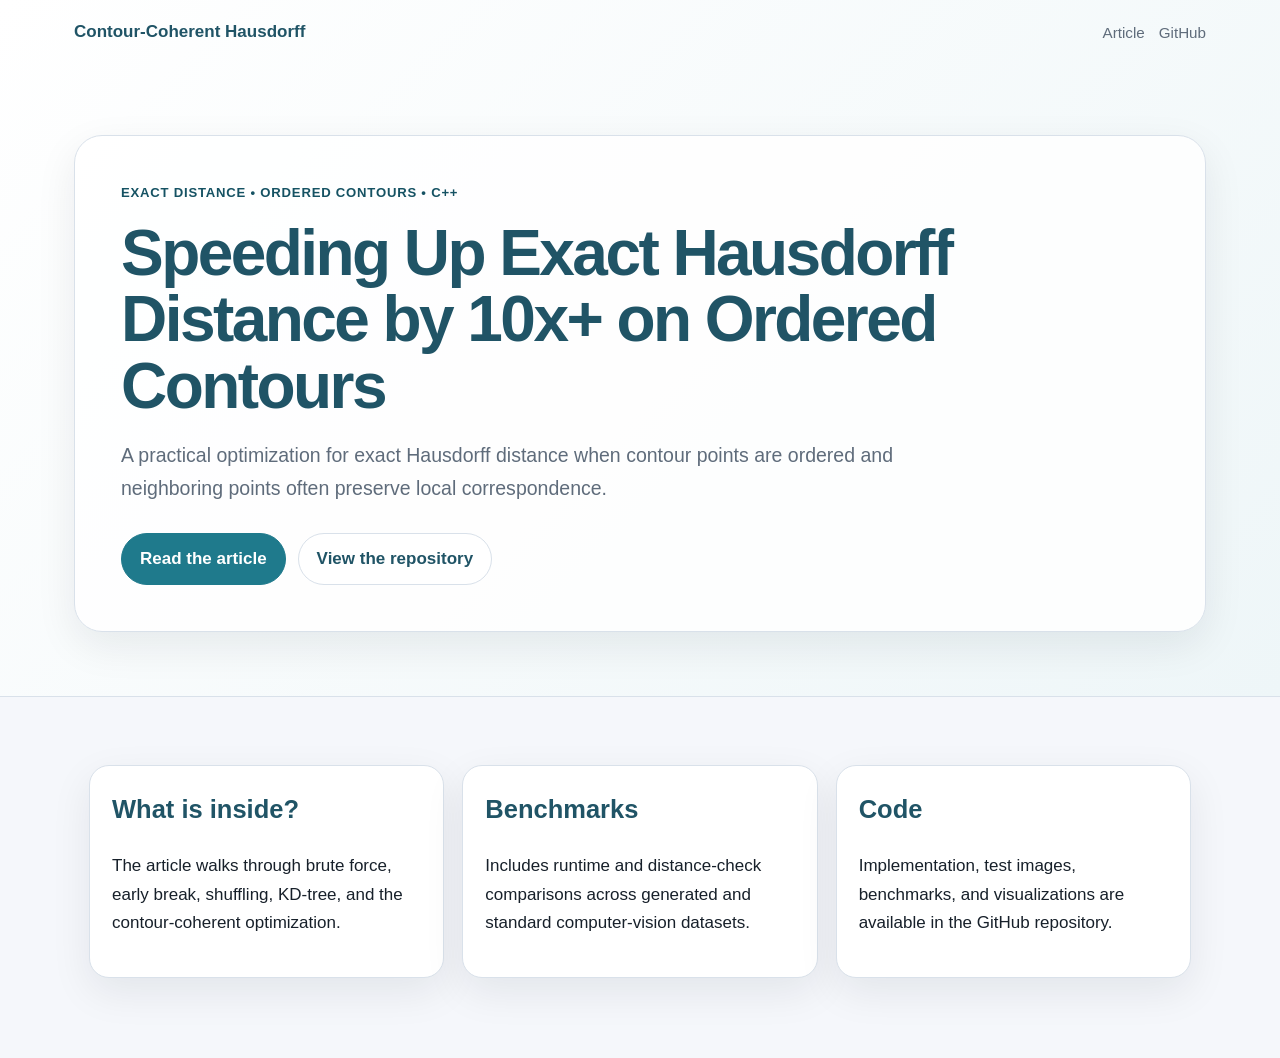
<file: docs/index.html>
<!doctype html>
<html lang="en">
<head>
  <meta charset="utf-8">
  <meta name="viewport" content="width=device-width, initial-scale=1">
  <title>Contour-Coherent Hausdorff Distance</title>
  <meta name="description" content="Speeding Up Exact Hausdorff Distance by 10x+ on Ordered Contours">
  <link rel="stylesheet" href="style.css">
</head>
<body>
  <header class="site-header">
    <nav class="nav">
      <a class="brand" href="index.html">Contour-Coherent Hausdorff</a>
      <div class="nav-links">
        <a href="article.html">Article</a>
        <a href="https://github.com/Kate-droid-cpu/contour-coherent-hausdorff">GitHub</a>
      </div>
    </nav>
    <section class="hero">
      <div class="hero-card">
        <p class="eyebrow">Exact distance • ordered contours • C++</p>
        <h1>Speeding Up Exact Hausdorff Distance by 10x+ on Ordered Contours</h1>
        <p class="subtitle">A practical optimization for exact Hausdorff distance when contour points are ordered and neighboring points often preserve local correspondence.</p>
        <div class="actions">
          <a class="button primary" href="article.html">Read the article</a>
          <a class="button" href="https://github.com/Kate-droid-cpu/contour-coherent-hausdorff">View the repository</a>
        </div>
      </div>
    </section>
  </header>

  <main class="container">
    <div class="index-grid">
      <section class="index-card">
        <h2>What is inside?</h2>
        <p>The article walks through brute force, early break, shuffling, KD-tree, and the contour-coherent optimization.</p>
      </section>
      <section class="index-card">
        <h2>Benchmarks</h2>
        <p>Includes runtime and distance-check comparisons across generated and standard computer-vision datasets.</p>
      </section>
      <section class="index-card">
        <h2>Code</h2>
        <p>Implementation, test images, benchmarks, and visualizations are available in the GitHub repository.</p>
      </section>
    </div>
  </main>
</body>
</html>
</file>
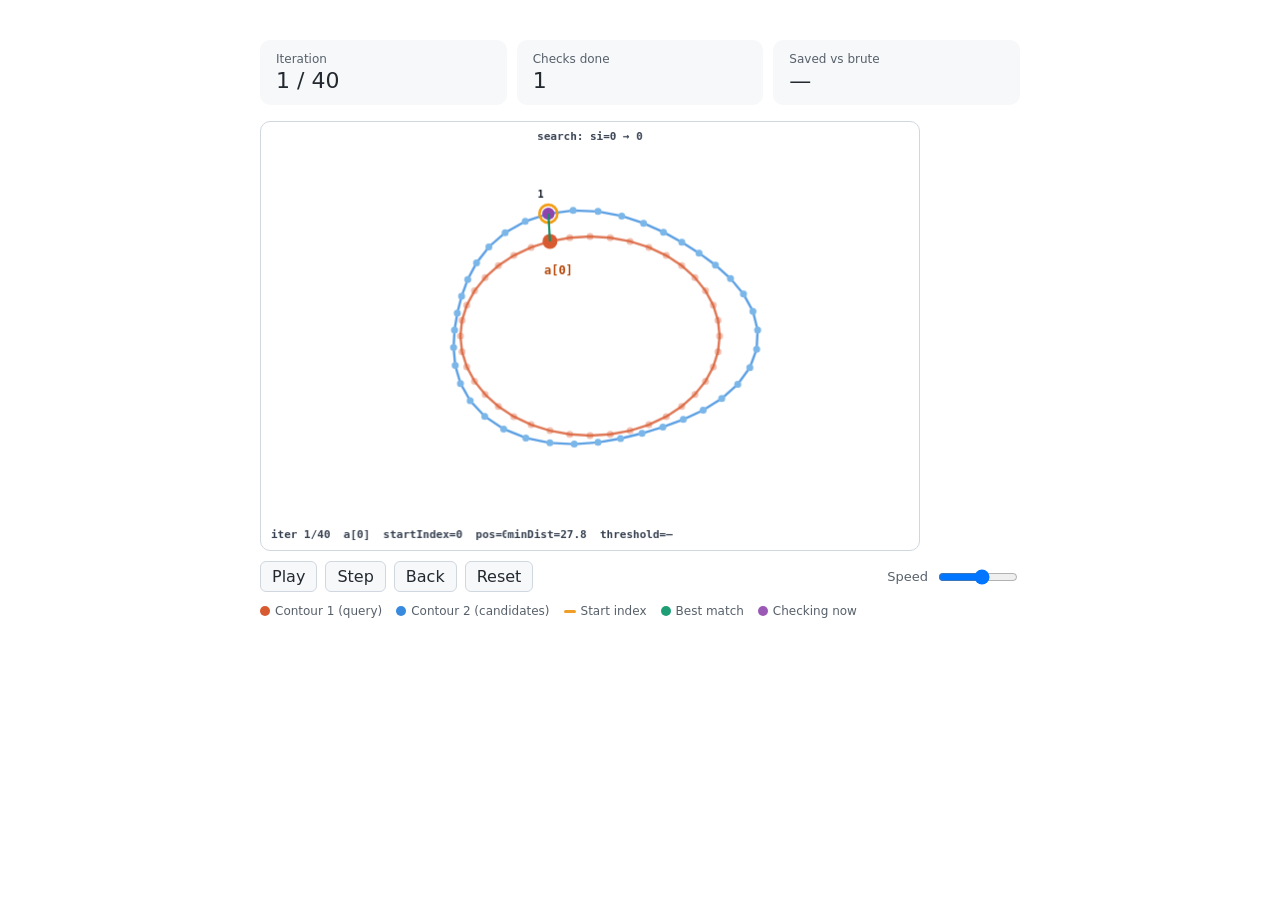
<file: docs/visualizations/contour_coherent_search.html>
<!doctype html>
<html lang="en">
<head>
<meta charset="utf-8">
<meta name="viewport" content="width=device-width, initial-scale=1">

<title>Contour-Coherent Hausdorff Search</title>

<style>
  :root {
    --color-background-secondary: #f6f8fa;
    --color-text-primary: #24292f;
    --color-text-secondary: #57606a;
    --color-border-tertiary: #d0d7de;
    --border-radius-md: 10px;
  }

  * {
    box-sizing: border-box;
  }

  body {
    margin: 0;
    padding: 24px;
    font-family: system-ui, -apple-system, BlinkMacSystemFont, "Segoe UI", sans-serif;
    background: #ffffff;
    color: var(--color-text-primary);
  }

  .page {
    max-width: 760px;
    margin: 0 auto;
  }

  canvas {
    display: block;
    width: 660px;
    max-width: 100%;
    height: auto;
    border: 0.5px solid var(--color-border-tertiary);
    border-radius: var(--border-radius-md);
    background: #ffffff;
  }

  button {
    padding: 5px 11px;
    border: 1px solid var(--color-border-tertiary);
    border-radius: 6px;
    background: #f6f8fa;
    color: var(--color-text-primary);
    cursor: pointer;
    font: inherit;
  }

  button:hover {
    background: #eef1f4;
  }

  input[type="range"] {
    vertical-align: middle;
  }
</style>
</head>

<body>
<div class="page">

<div style="padding:1rem 0">
  <div style="display:grid;grid-template-columns:repeat(3,minmax(0,1fr));gap:10px;margin-bottom:1rem">
    <div style="background:var(--color-background-secondary);border-radius:var(--border-radius-md);padding:.75rem 1rem">
      <div style="font-size:12px;color:var(--color-text-secondary);margin-bottom:2px">Iteration</div>
      <div id="sit" style="font-size:22px;font-weight:500;color:var(--color-text-primary)">1 / 40</div>
    </div>
    <div style="background:var(--color-background-secondary);border-radius:var(--border-radius-md);padding:.75rem 1rem">
      <div style="font-size:12px;color:var(--color-text-secondary);margin-bottom:2px">Checks done</div>
      <div id="sch" style="font-size:22px;font-weight:500;color:var(--color-text-primary)">0</div>
    </div>
    <div style="background:var(--color-background-secondary);border-radius:var(--border-radius-md);padding:.75rem 1rem">
      <div style="font-size:12px;color:var(--color-text-secondary);margin-bottom:2px">Saved vs brute</div>
      <div id="ssv" style="font-size:22px;font-weight:500;color:var(--color-text-primary)">—</div>
    </div>
  </div>

  <canvas id="viz"></canvas>

  <div style="display:flex;gap:8px;margin-top:10px;align-items:center">
    <button id="bp" onclick="hToggle()">Play</button>
    <button onclick="hStep()">Step</button>
    <button onclick="hPrev()">Back</button>
    <button onclick="hReset()">Reset</button>
    <div style="flex:1"></div>
    <label style="font-size:13px;color:var(--color-text-secondary)">Speed</label>
    <input type="range" min="1" max="10" value="6" id="spd" style="width:80px">
  </div>

  <div style="display:flex;flex-wrap:wrap;gap:14px;margin-top:12px;font-size:12px;color:var(--color-text-secondary)">
    <span style="display:flex;align-items:center;gap:5px"><span style="width:10px;height:10px;border-radius:50%;background:#D85A30;display:inline-block"></span>Contour 1 (query)</span>
    <span style="display:flex;align-items:center;gap:5px"><span style="width:10px;height:10px;border-radius:50%;background:#378ADD;display:inline-block"></span>Contour 2 (candidates)</span>
    <span style="display:flex;align-items:center;gap:5px"><span style="width:12px;height:3px;background:#EF9F27;display:inline-block;border-radius:2px"></span>Start index</span>
    <span style="display:flex;align-items:center;gap:5px"><span style="width:10px;height:10px;border-radius:50%;background:#1D9E75;display:inline-block"></span>Best match</span>
    <span style="display:flex;align-items:center;gap:5px"><span style="width:10px;height:10px;border-radius:50%;background:#9B59B6;display:inline-block"></span>Checking now</span>
  </div>
</div>

<script>
const cv = document.getElementById('viz');
const cx = cv.getContext('2d');

const W = 660, H = 430, N = 40;
const DPR = Math.max(1, window.devicePixelRatio || 1);

// Render the canvas at device-pixel resolution, while keeping the CSS size stable.
// This prevents blurry upscaling on GitHub Pages and HiDPI/Retina displays.
cv.style.width = W + 'px';
cv.style.height = H + 'px';
cv.width = Math.round(W * DPR);
cv.height = Math.round(H * DPR);
cx.setTransform(DPR, 0, 0, DPR, 0, 0);
const CX=330,CY=215;
const PHASE=Math.PI+(8/40)*2*Math.PI;

function makeEll(ox,oy,rx,ry,n,wob,wf,wp,phase){
  wob=wob||0;wf=wf||3;wp=wp||0;phase=phase||0;
  return Array.from({length:n},function(_,i){
    var a=(i/n)*Math.PI*2+phase;
    var w=1+wob*Math.sin(a*wf+wp);
    return{x:ox+rx*w*Math.cos(a),y:oy+ry*w*Math.sin(a)};
  });
}

var c1=makeEll(CX,CY,130,100,N,0,3,0,PHASE);
var c2=makeEll(CX+8,CY-6,152,116,N,0.06,3,1.1,PHASE);

function sim(){
  var fs=[],si=0,hMax=0,tot=0;
  for(var qi=0;qi<N;qi++){
    var a=c1[qi];
    var mSq=Infinity,best=-1,chk=[];
    var goR=false,dirs=2,pos=si,off=0,done=false;
    while(dirs>0&&!done){
      if(pos<0||pos>=N){
        dirs--;goR=!goR;
      } else {
        var b=c2[pos];
        var dSq=(a.x-b.x)*(a.x-b.x)+(a.y-b.y)*(a.y-b.y);
        tot++;
        if(dSq<mSq){mSq=dSq;best=pos;}
        var early=qi>0&&mSq<=hMax;
        chk.push(pos);
        fs.push({qi:qi,si:si,pos:pos,best:best,mSq:mSq,hMax:hMax,tot:tot,early:early,chk:chk.slice(),tr:false});
        if(early){done=true;break;}
      }
      if(dirs===2)goR=!goR;
      pos=goR?si+off+1:si-off-1;
      if(!goR||dirs===1)off++;
      if(off>N)break;
    }
    var nm=Math.max(hMax,mSq);
    var ns=best>=0?(best+1)%N:0;
    fs.push({qi:qi,si:si,pos:-1,best:best,mSq:mSq,hMax:nm,tot:tot,early:false,chk:chk.slice(),tr:true,ns:ns});
    hMax=nm;si=ns;
  }
  return fs;
}

var frames=sim();
var bestByIter={};
frames.forEach(function(f){if(f.tr)bestByIter[f.qi]=f.best;});


var fi=0,playing=false,tid=null;

function fillLabel(text,x,y,opts){
  opts = opts || {};
  cx.save();
  cx.font = opts.font || '11px monospace';
  cx.textAlign = opts.align || 'center';
  cx.textBaseline = opts.baseline || 'middle';
  cx.lineJoin = 'round';
  cx.lineWidth = opts.outlineWidth || 3.5;
  cx.strokeStyle = opts.outline || 'rgba(255,255,255,0.92)';
  cx.strokeText(text, x, y);
  cx.fillStyle = opts.fill || '#1f2328';
  cx.fillText(text, x, y);
  cx.restore();
}

function fillStatus(text,x,y,opts){
  opts = opts || {};
  cx.save();
  cx.font = opts.font || '11px monospace';
  cx.textAlign = opts.align || 'left';
  cx.textBaseline = 'alphabetic';
  cx.lineJoin = 'round';
  cx.lineWidth = opts.outlineWidth || 3.5;
  cx.strokeStyle = opts.outline || 'rgba(255,255,255,0.92)';
  cx.strokeText(text, x, y);
  cx.fillStyle = opts.fill || '#1f2328';
  cx.fillText(text, x, y);
  cx.restore();
}

function pth(pts){
  cx.beginPath();cx.moveTo(pts[0].x,pts[0].y);
  for(var i=1;i<pts.length;i++)cx.lineTo(pts[i].x,pts[i].y);
  cx.closePath();
}

function draw(f){
  var dk=window.matchMedia('(prefers-color-scheme: dark)').matches;
  var tc=dk?'rgba(255,255,255,0.45)':'rgba(0,0,0,0.40)';

  // Label collision avoidance for point indices and check-order numbers.
  // Labels are first placed at their natural radial position, then shifted
  // slightly if they would overlap an already drawn label.
  var labelBoxes = [];

  function placeLabel(text, x, y, opts) {
    opts = opts || {};
    var font = opts.font || '600 10px monospace';
    var pad = opts.pad || 3;
    var shifts = opts.shifts || [
      [0, 0],
      [0, -12], [0, 12],
      [14, 0], [-14, 0],
      [14, -10], [-14, -10],
      [14, 10], [-14, 10],
      [0, -24], [0, 24],
      [24, 0], [-24, 0]
    ];

    cx.save();
    cx.font = font;
    var metrics = cx.measureText(String(text));
    cx.restore();

    var w = metrics.width + pad * 2;
    var h = (opts.height || 12) + pad * 2;

    function overlaps(box) {
      for (var i = 0; i < labelBoxes.length; ++i) {
        var b = labelBoxes[i];
        if (!(box.x2 < b.x1 || box.x1 > b.x2 || box.y2 < b.y1 || box.y1 > b.y2)) {
          return true;
        }
      }
      return false;
    }

    var chosenX = x, chosenY = y;
    for (var k = 0; k < shifts.length; ++k) {
      var tx = x + shifts[k][0];
      var ty = y + shifts[k][1];

      // Keep labels inside the canvas with a small margin.
      tx = Math.max(14, Math.min(W - 14, tx));
      ty = Math.max(14, Math.min(H - 14, ty));

      var box = {
        x1: tx - w / 2,
        y1: ty - h / 2,
        x2: tx + w / 2,
        y2: ty + h / 2
      };

      if (!overlaps(box)) {
        chosenX = tx;
        chosenY = ty;
        labelBoxes.push(box);
        break;
      }

      if (k === shifts.length - 1) {
        chosenX = tx;
        chosenY = ty;
        labelBoxes.push(box);
      }
    }

    fillLabel(String(text), chosenX, chosenY, opts);
  }

  cx.clearRect(0,0,W,H);

  pth(c1);cx.strokeStyle='rgba(216,90,48,0.82)';cx.lineWidth=2.4;cx.setLineDash([]);cx.stroke();
  pth(c2);cx.strokeStyle='rgba(55,138,221,0.82)';cx.lineWidth=2.4;cx.stroke();

  for(var i=0;i<f.qi;i++){
    var b=bestByIter[i];
    if(b>=0){
      var aa=c1[i],bb=c2[b];
      cx.beginPath();cx.moveTo(aa.x,aa.y);cx.lineTo(bb.x,bb.y);
      cx.strokeStyle='rgba(29,158,117,0.36)';cx.lineWidth=1.4;cx.setLineDash([]);cx.stroke();
    }
  }

  for(var i=0;i<N;i++){
    var p=c2[i],ci=f.chk.indexOf(i);
    var col=dk?'#2d5f93':'#7BB6E8',r=3.5;
    if(ci>=0&&i!==f.best&&i!==f.pos){col=dk?'#6ea7dd':'#2f7fd1';}
    if(i===f.best){col='#138f68';r=6.2;}
    if(i===f.pos&&!f.tr){col='#8e44ad';r=6.2;}
    if(i===f.si){
      cx.beginPath();cx.arc(p.x,p.y,9,0,Math.PI*2);
      cx.strokeStyle='#f39c12';cx.lineWidth=2.6;cx.setLineDash([]);cx.stroke();
    }
    cx.beginPath();cx.arc(p.x,p.y,r,0,Math.PI*2);cx.fillStyle=col;cx.fill();
    if(ci>=0){
      var dx2=p.x-(CX+8),dy2=p.y-(CY-6),len=Math.sqrt(dx2*dx2+dy2*dy2)||1;
      placeLabel(String(ci+1), p.x+dx2/len*20, p.y+dy2/len*20, {
        font:'700 10px monospace',
        fill:'#111827',
        height:11
      });
    }
  }

  for(var i=0;i<N;i++){
    var p=c1[i],cur=i===f.qi;
    var r=cur?7.5:3.5;
    var col=cur?'#D85A30':(i<f.qi?'rgba(180,60,20,0.88)':'rgba(216,90,48,0.38)');
    cx.beginPath();cx.arc(p.x,p.y,r,0,Math.PI*2);cx.fillStyle=col;cx.fill();
    if(cur){
      var dx2=p.x-CX,dy2=p.y-CY,len=Math.sqrt(dx2*dx2+dy2*dy2)||1;
      // For the orange contour, keep the active-point label lower and mostly inside the contour,
      // so it does not jump onto the blue contour.
      placeLabel('a['+f.qi+']', p.x-dx2/len*22, p.y-dy2/len*22+10, {
        font:'700 12px monospace',
        fill:'#b54708',
        height:13,
        shifts:[[0,0],[0,10],[0,20],[-12,8],[12,8],[-18,16],[18,16],[0,28]]
      });
    }
  }

  if(!f.tr){
    var a=c1[f.qi];
    if(f.best>=0){
      cx.beginPath();cx.moveTo(a.x,a.y);cx.lineTo(c2[f.best].x,c2[f.best].y);
      cx.strokeStyle='#138f68';cx.lineWidth=2.2;cx.setLineDash([]);cx.stroke();
    }
    if(f.pos>=0&&f.pos<N&&f.pos!==f.best){
      cx.beginPath();cx.moveTo(a.x,a.y);cx.lineTo(c2[f.pos].x,c2[f.pos].y);
      cx.strokeStyle='rgba(142,68,173,0.72)';cx.lineWidth=1.6;cx.setLineDash([4,3]);cx.stroke();cx.setLineDash([]);
    }
  }

  if(!f.tr&&f.chk.length>0){
    var seq='search: si='+f.si+' → '+f.chk.slice(0,Math.min(f.chk.length,10)).join(', ')+(f.chk.length>10?'…':'');
    fillStatus(seq, W/2, 18, {
      font:'600 11px monospace',
      align:'center',
      fill:'#374151'
    });
  }

  var lbl='iter '+(f.qi+1)+'/'+N+'  a['+f.qi+']  startIndex='+f.si;
  if(!f.tr)lbl+='  pos='+f.pos;
  else lbl+='  best='+f.best+' → next startIndex='+(f.best>=0?(f.best+1)%N:0);
  fillStatus(lbl, 10, H-12, {
    font:'600 11px monospace',
    align:'left',
    fill:'#374151'
  });
  if(f.mSq<1e15){
    fillStatus('minDist='+Math.sqrt(f.mSq).toFixed(1)+'  threshold='+(f.hMax>0?Math.sqrt(f.hMax).toFixed(1):'—'), W/2, H-12, {
      font:'600 11px monospace',
      align:'center',
      fill:'#374151'
    });
  }
  if(f.early){
    fillStatus('early termination ✓', W-10, H-12, {
      font:'700 11px monospace',
      align:'right',
      fill:'#138f68'
    });
  }
  else if(f.tr){
    fillStatus('startIndex → '+(f.best>=0?(f.best+1)%N:0), W-10, H-12, {
      font:'600 11px monospace',
      align:'right',
      fill:'#b45309'
    });
  }
}

function upStats(f){
  document.getElementById('sit').textContent=(f.qi+1)+' / '+N;
  document.getElementById('sch').textContent=f.tot;
  var bf=(f.qi+(f.tr?1:0))*N;
  document.getElementById('ssv').textContent=bf>0?Math.max(0,Math.round((1-f.tot/bf)*100))+'%':'—';
}

function render(){if(fi>=frames.length)fi=frames.length-1;if(fi<0)fi=0;draw(frames[fi]);upStats(frames[fi]);}
function hStep(){if(fi<frames.length-1){fi++;render();}}
function hPrev(){if(fi>0){fi--;render();}}
function hReset(){fi=0;playing=false;clearTimeout(tid);document.getElementById('bp').textContent='Play';render();}
function getDelay(){return 1100-parseInt(document.getElementById('spd').value)*100;}
function loop(){
  if(!playing)return;
  if(fi>=frames.length-1){playing=false;document.getElementById('bp').textContent='Play';return;}
  fi++;render();tid=setTimeout(loop,getDelay());
}
function hToggle(){
  playing=!playing;
  document.getElementById('bp').textContent=playing?'Pause':'Play';
  if(playing)loop();else clearTimeout(tid);
}
render();
</script>

</div>
</body>
</html>
</file>
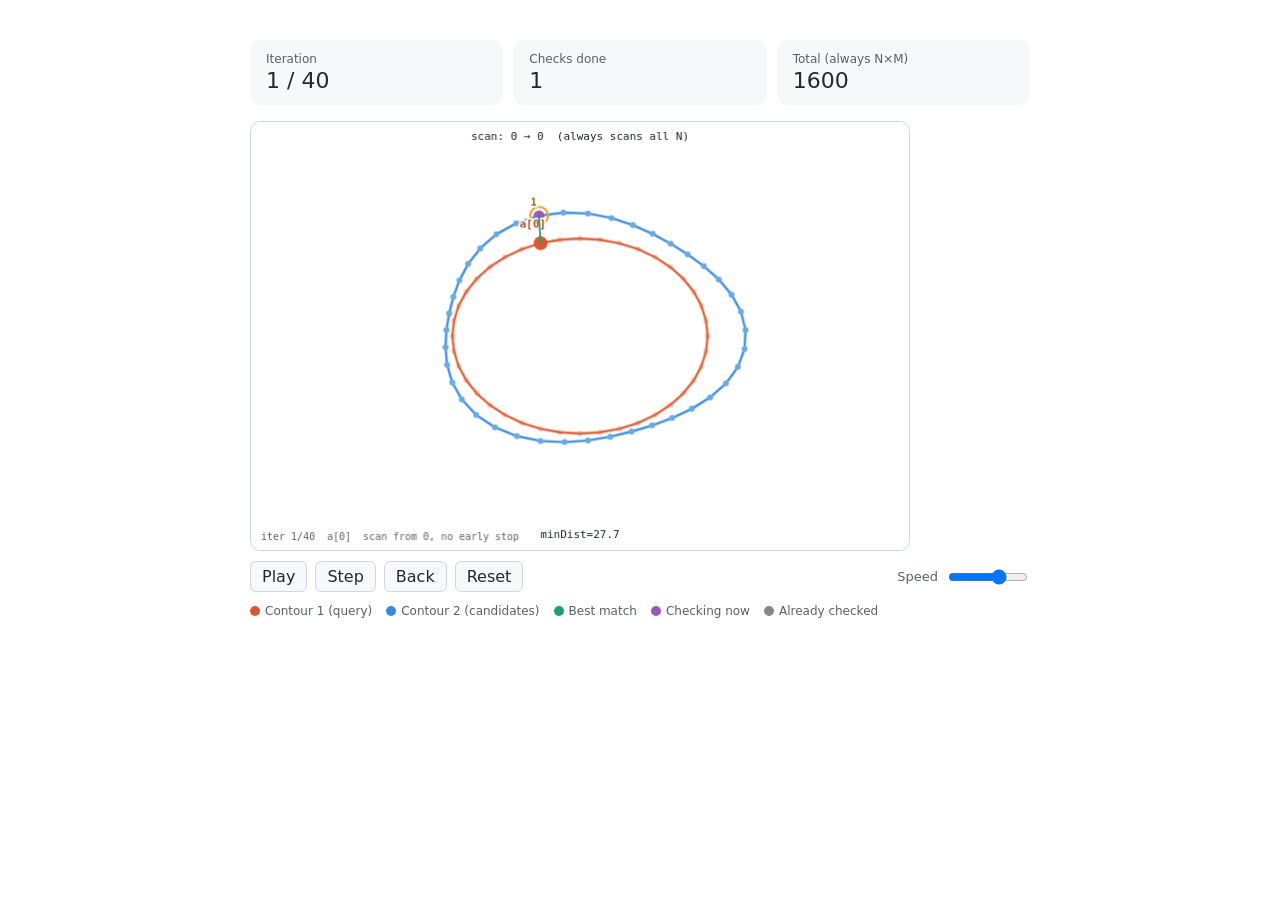
<file: docs/visualizations/hausdorff_bruteforce_no_stop.html>
<!doctype html>
<html lang="en">
<head>
<meta charset="utf-8">
<meta name="viewport" content="width=device-width, initial-scale=1">
<title>Hausdorff Brute Force (No Early Stop)</title>
<style>
  :root {
    --color-background-secondary: #f6f8fa;
    --color-text-primary: #24292f;
    --color-text-secondary: #57606a;
    --color-border-tertiary: #d0d7de;
    --border-radius-md: 10px;
  }
  * { box-sizing: border-box; }
  body {
    margin: 0;
    padding: 24px;
    font-family: system-ui, -apple-system, BlinkMacSystemFont, "Segoe UI", sans-serif;
    background: #ffffff;
    color: var(--color-text-primary);
  }
  .page { max-width: 780px; margin: 0 auto; }
  canvas {
    display: block;
    width: 660px;
    max-width: 100%;
    height: auto;
    border: 0.5px solid var(--color-border-tertiary);
    border-radius: var(--border-radius-md);
    background: #ffffff;
  }
  button {
    padding: 5px 11px;
    border: 1px solid var(--color-border-tertiary);
    border-radius: 6px;
    background: #f6f8fa;
    color: var(--color-text-primary);
    cursor: pointer;
    font: inherit;
  }
  button:hover { background: #eef1f4; }
  input[type="range"] { vertical-align: middle; }
</style>
</head>
<body>
<div class="page">

<div style="padding:1rem 0">
  <div style="display:grid;grid-template-columns:repeat(3,minmax(0,1fr));gap:10px;margin-bottom:1rem">
    <div style="background:var(--color-background-secondary);border-radius:var(--border-radius-md);padding:.75rem 1rem">
      <div style="font-size:12px;color:var(--color-text-secondary);margin-bottom:2px">Iteration</div>
      <div id="sit" style="font-size:22px;font-weight:500;color:var(--color-text-primary)">1 / 40</div>
    </div>
    <div style="background:var(--color-background-secondary);border-radius:var(--border-radius-md);padding:.75rem 1rem">
      <div style="font-size:12px;color:var(--color-text-secondary);margin-bottom:2px">Checks done</div>
      <div id="sch" style="font-size:22px;font-weight:500;color:var(--color-text-primary)">0</div>
    </div>
    <div style="background:var(--color-background-secondary);border-radius:var(--border-radius-md);padding:.75rem 1rem">
      <div style="font-size:12px;color:var(--color-text-secondary);margin-bottom:2px">Total (always N×M)</div>
      <div style="font-size:22px;font-weight:500;color:var(--color-text-primary)">1600</div>
    </div>
  </div>

  <canvas id="viz"></canvas>

  <div style="display:flex;gap:8px;margin-top:10px;align-items:center">
    <button id="bp" onclick="hToggle()">Play</button>
    <button onclick="hStep()">Step</button>
    <button onclick="hPrev()">Back</button>
    <button onclick="hReset()">Reset</button>
    <div style="flex:1"></div>
    <label style="font-size:13px;color:var(--color-text-secondary)">Speed</label>
    <input type="range" min="1" max="10" value="7" id="spd" style="width:80px">
  </div>

  <div style="display:flex;flex-wrap:wrap;gap:14px;margin-top:12px;font-size:12px;color:var(--color-text-secondary)">
    <span style="display:flex;align-items:center;gap:5px"><span style="width:10px;height:10px;border-radius:50%;background:#D85A30;display:inline-block"></span>Contour 1 (query)</span>
    <span style="display:flex;align-items:center;gap:5px"><span style="width:10px;height:10px;border-radius:50%;background:#378ADD;display:inline-block"></span>Contour 2 (candidates)</span>
    <span style="display:flex;align-items:center;gap:5px"><span style="width:10px;height:10px;border-radius:50%;background:#1D9E75;display:inline-block"></span>Best match</span>
    <span style="display:flex;align-items:center;gap:5px"><span style="width:10px;height:10px;border-radius:50%;background:#9B59B6;display:inline-block"></span>Checking now</span>
    <span style="display:flex;align-items:center;gap:5px"><span style="width:10px;height:10px;border-radius:50%;background:#888;display:inline-block"></span>Already checked</span>
  </div>
</div>

<script>
const cv=document.getElementById('viz');
const cx=cv.getContext('2d');
const W=660,H=430,N=40;
const DPR = Math.max(1, window.devicePixelRatio || 1);
cv.style.width = W + 'px';
cv.style.height = H + 'px';
cv.width = Math.round(W * DPR);
cv.height = Math.round(H * DPR);
cx.setTransform(DPR, 0, 0, DPR, 0, 0);
const CX=330,CY=215;
const PHASE=Math.PI+(8/40)*2*Math.PI;

function makeEll(ox,oy,rx,ry,n,wob,wf,wp,phase){
  wob=wob||0;wf=wf||3;wp=wp||0;phase=phase||0;
  return Array.from({length:n},function(_,i){
    var a=(i/n)*Math.PI*2+phase;
    var w=1+wob*Math.sin(a*wf+wp);
    return{x:ox+rx*w*Math.cos(a),y:oy+ry*w*Math.sin(a)};
  });
}

var c1=makeEll(CX,CY,128,98,N,0,3,0,PHASE);
var c2=makeEll(CX+8,CY-6,150,114,N,0.06,3,1.1,PHASE);

function sim(){
  var fs=[],tot=0;
  for(var qi=0;qi<N;qi++){
    var a=c1[qi];
    var mSq=Infinity,best=-1,chk=[];
    for(var j=0;j<N;j++){
      var b=c2[j];
      var dSq=(a.x-b.x)*(a.x-b.x)+(a.y-b.y)*(a.y-b.y);
      tot++;
      if(dSq<mSq){mSq=dSq;best=j;}
      chk.push(j);
      fs.push({qi:qi,pos:j,best:best,mSq:mSq,tot:tot,chk:chk.slice(),tr:false});
    }
    fs.push({qi:qi,pos:-1,best:best,mSq:mSq,tot:tot,chk:chk.slice(),tr:true});
  }
  return fs;
}

var frames=sim();
var bestByIter={};
frames.forEach(function(f){if(f.tr)bestByIter[f.qi]=f.best;});

var fi=0,playing=false,tid=null;


function fillLabel(text,x,y,opts){
  opts = opts || {};
  cx.save();
  cx.font = opts.font || '600 10px monospace';
  cx.textAlign = opts.align || 'center';
  cx.textBaseline = opts.baseline || 'middle';
  cx.lineJoin = 'round';
  cx.lineWidth = opts.outlineWidth || 3.8;
  cx.strokeStyle = opts.outline || 'rgba(255,255,255,0.94)';
  cx.strokeText(text, x, y);
  cx.fillStyle = opts.fill || '#1f2328';
  cx.fillText(text, x, y);
  cx.restore();
}

function fillStatus(text,x,y,opts){
  opts = opts || {};
  cx.save();
  cx.font = opts.font || '11px monospace';
  cx.textAlign = opts.align || 'left';
  cx.textBaseline = 'alphabetic';
  cx.lineJoin = 'round';
  cx.lineWidth = opts.outlineWidth || 4;
  cx.strokeStyle = opts.outline || 'rgba(255,255,255,0.94)';
  cx.strokeText(text, x, y);
  cx.fillStyle = opts.fill || '#1f2328';
  cx.fillText(text, x, y);
  cx.restore();
}

function pth(pts){
  cx.beginPath();cx.moveTo(pts[0].x,pts[0].y);
  for(var i=1;i<pts.length;i++)cx.lineTo(pts[i].x,pts[i].y);
  cx.closePath();
}

function draw(f){
  var dk=window.matchMedia('(prefers-color-scheme: dark)').matches;
  var tc=dk?'rgba(255,255,255,0.55)':'rgba(31,35,40,0.72)';
  var labelBoxes = [];
  function intersects(a, b) {
    return !(a.x + a.w < b.x || b.x + b.w < a.x || a.y + a.h < b.y || b.y + b.h < a.y);
  }
  function placeLabel(text, x, y, opts) {
    opts = opts || {};
    var font = opts.font || '600 10px monospace';
    cx.save();
    cx.font = font;
    var w = cx.measureText(text).width;
    cx.restore();
    var h = opts.height || 11;
    var shifts = opts.shifts || [[0,0],[0,-12],[0,12],[12,0],[-12,0],[12,-12],[-12,-12],[12,12],[-12,12],[0,-24],[0,24]];
    for (var s = 0; s < shifts.length; s++) {
      var px = x + shifts[s][0], py = y + shifts[s][1];
      var box = {x: px - w/2 - 2, y: py - h/2 - 1, w: w + 4, h: h + 2};
      var ok = true;
      for (var j = 0; j < labelBoxes.length; j++) {
        if (intersects(box, labelBoxes[j])) { ok = false; break; }
      }
      if (ok) {
        labelBoxes.push(box);
        fillLabel(text, px, py, opts);
        return;
      }
    }
    fillLabel(text, x, y, opts);
  }

  cx.clearRect(0,0,W,H);

  pth(c1);cx.strokeStyle='rgba(216,90,48,0.92)';cx.lineWidth=2.4;cx.setLineDash([]);cx.stroke();
  pth(c2);cx.strokeStyle='rgba(55,138,221,0.95)';cx.lineWidth=2.4;cx.stroke();

  for(var i=0;i<f.qi;i++){
    var b=bestByIter[i];
    if(b>=0){
      var aa=c1[i],bb=c2[b];
      cx.beginPath();cx.moveTo(aa.x,aa.y);cx.lineTo(bb.x,bb.y);
      cx.strokeStyle='rgba(29,158,117,0.30)';cx.lineWidth=1.2;cx.setLineDash([]);cx.stroke();
    }
  }

  for(var i=0;i<N;i++){
    var p=c2[i],ci=f.chk.indexOf(i);
    var col=dk?'#1e4a7a':'#6AAAE0',r=3;
    if(ci>=0&&i!==f.best&&i!==f.pos){col=dk?'#555':'#999';}
    if(i===f.best){col='#1D9E75';r=5.5;}
    if(i===f.pos&&!f.tr){col='#9B59B6';r=5.5;}
    if(i===0){
      cx.beginPath();cx.arc(p.x,p.y,9,0,Math.PI*2);
      cx.strokeStyle='#EF9F27';cx.lineWidth=2;cx.setLineDash([]);cx.stroke();
    }
    cx.beginPath();cx.arc(p.x,p.y,r,0,Math.PI*2);cx.fillStyle=col;cx.fill();
    if(ci>=0){
      var dx2=p.x-(CX+8),dy2=p.y-(CY-6),len=Math.sqrt(dx2*dx2+dy2*dy2)||1;
      placeLabel(String(ci+1),p.x+dx2/len*14,p.y+dy2/len*14,{
        font:'700 10px monospace',
        fill:'#8a5a00',
        height:11
      });
    }
  }

  for(var i=0;i<N;i++){
    var p=c1[i],cur=i===f.qi;
    var r=cur?7:3;
    var col=cur?'#D85A30':(i<f.qi?'rgba(180,60,20,0.7)':'rgba(216,90,48,0.25)');
    cx.beginPath();cx.arc(p.x,p.y,r,0,Math.PI*2);cx.fillStyle=col;cx.fill();
    if(cur){
      var dx2=p.x-CX,dy2=p.y-CY,len=Math.sqrt(dx2*dx2+dy2*dy2)||1;
      placeLabel('a['+f.qi+']',p.x+dx2/len*20,p.y+dy2/len*20,{font:'700 11px monospace',fill:'#b54722',height:12});
    }
  }

  if(!f.tr){
    var a=c1[f.qi];
    if(f.best>=0){
      cx.beginPath();cx.moveTo(a.x,a.y);cx.lineTo(c2[f.best].x,c2[f.best].y);
      cx.strokeStyle='#1D9E75';cx.lineWidth=1.7;cx.setLineDash([]);cx.stroke();
    }
    if(f.pos>=0&&f.pos<N&&f.pos!==f.best){
      cx.beginPath();cx.moveTo(a.x,a.y);cx.lineTo(c2[f.pos].x,c2[f.pos].y);
      cx.strokeStyle='rgba(155,89,182,0.85)';cx.lineWidth=1.35;cx.setLineDash([4,3]);cx.stroke();cx.setLineDash([]);
    }
  }

  if(!f.tr&&f.chk.length>0){
    cx.font='9px monospace';cx.fillStyle=tc;cx.textAlign='center';
    fillStatus('scan: 0 → '+Math.min(f.pos,N-1)+'  (always scans all N)',W/2,18,{align:'center'});
  }

  cx.font='10px monospace';cx.fillStyle=tc;cx.textAlign='left';
  cx.fillText('iter '+(f.qi+1)+'/'+N+'  a['+f.qi+']  scan from 0, no early stop',10,H-10);
  if(f.mSq<1e15){
    cx.textAlign='center';
    fillStatus('minDist='+Math.sqrt(f.mSq).toFixed(1),W/2,H-12,{align:'center'});
  }
  if(f.tr){
    cx.font='10px monospace';cx.fillStyle='#D85A30';cx.textAlign='right';
    fillStatus('all '+N+' checked — no shortcut',W-10,H-12,{align:'right',fill:'#b54722'});
  }
}

function upStats(f){
  document.getElementById('sit').textContent=(f.qi+1)+' / '+N;
  document.getElementById('sch').textContent=f.tot;
}

function render(){if(fi>=frames.length)fi=frames.length-1;if(fi<0)fi=0;draw(frames[fi]);upStats(frames[fi]);}
function hStep(){if(fi<frames.length-1){fi++;render();}}
function hPrev(){if(fi>0){fi--;render();}}
function hReset(){fi=0;playing=false;clearTimeout(tid);document.getElementById('bp').textContent='Play';render();}
function getDelay(){return 1100-parseInt(document.getElementById('spd').value)*100;}
function loop(){
  if(!playing)return;
  if(fi>=frames.length-1){playing=false;document.getElementById('bp').textContent='Play';return;}
  fi++;render();tid=setTimeout(loop,getDelay());
}
function hToggle(){
  playing=!playing;
  document.getElementById('bp').textContent=playing?'Pause':'Play';
  if(playing)loop();else clearTimeout(tid);
}
render();
</script>

</div>
</body>
</html>
</file>
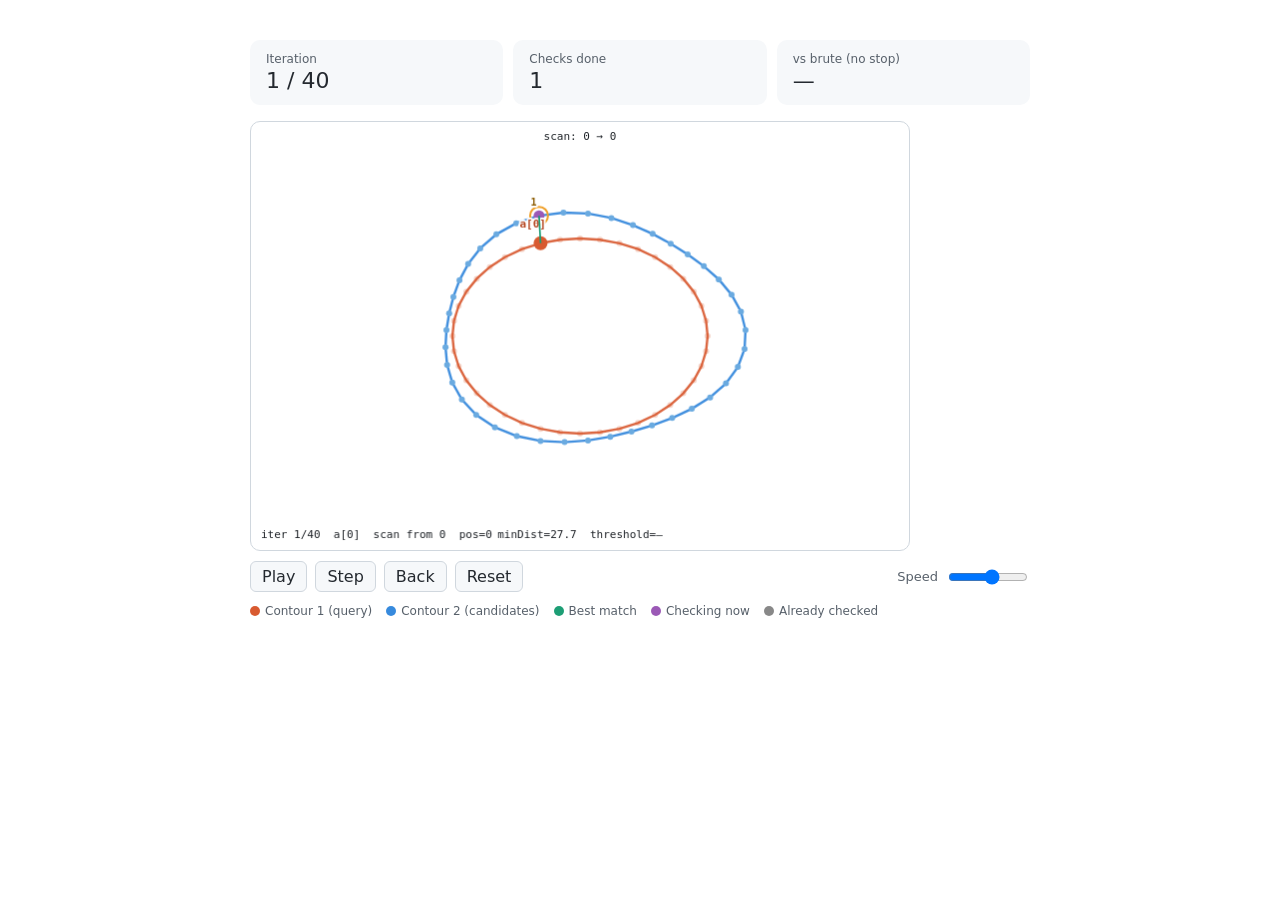
<file: docs/visualizations/hausdorff_bruteforce_viz.html>
<!doctype html>
<html lang="en">
<head>
<meta charset="utf-8">
<meta name="viewport" content="width=device-width, initial-scale=1">
<title>Hausdorff Brute Force with Early Stop</title>
<style>
  :root {
    --color-background-secondary: #f6f8fa;
    --color-text-primary: #24292f;
    --color-text-secondary: #57606a;
    --color-border-tertiary: #d0d7de;
    --border-radius-md: 10px;
  }
  * { box-sizing: border-box; }
  body {
    margin: 0;
    padding: 24px;
    font-family: system-ui, -apple-system, BlinkMacSystemFont, "Segoe UI", sans-serif;
    background: #ffffff;
    color: var(--color-text-primary);
  }
  .page { max-width: 780px; margin: 0 auto; }
  canvas {
    display: block;
    width: 660px;
    max-width: 100%;
    height: auto;
    border: 0.5px solid var(--color-border-tertiary);
    border-radius: var(--border-radius-md);
    background: #ffffff;
  }
  button {
    padding: 5px 11px;
    border: 1px solid var(--color-border-tertiary);
    border-radius: 6px;
    background: #f6f8fa;
    color: var(--color-text-primary);
    cursor: pointer;
    font: inherit;
  }
  button:hover { background: #eef1f4; }
  input[type="range"] { vertical-align: middle; }
</style>
</head>
<body>
<div class="page">

<div style="padding:1rem 0">
  <div style="display:grid;grid-template-columns:repeat(3,minmax(0,1fr));gap:10px;margin-bottom:1rem">
    <div style="background:var(--color-background-secondary);border-radius:var(--border-radius-md);padding:.75rem 1rem">
      <div style="font-size:12px;color:var(--color-text-secondary);margin-bottom:2px">Iteration</div>
      <div id="sit" style="font-size:22px;font-weight:500;color:var(--color-text-primary)">1 / 40</div>
    </div>
    <div style="background:var(--color-background-secondary);border-radius:var(--border-radius-md);padding:.75rem 1rem">
      <div style="font-size:12px;color:var(--color-text-secondary);margin-bottom:2px">Checks done</div>
      <div id="sch" style="font-size:22px;font-weight:500;color:var(--color-text-primary)">0</div>
    </div>
    <div style="background:var(--color-background-secondary);border-radius:var(--border-radius-md);padding:.75rem 1rem">
      <div style="font-size:12px;color:var(--color-text-secondary);margin-bottom:2px">vs brute (no stop)</div>
      <div id="ssv" style="font-size:22px;font-weight:500;color:var(--color-text-primary)">—</div>
    </div>
  </div>

  <canvas id="viz"></canvas>

  <div style="display:flex;gap:8px;margin-top:10px;align-items:center">
    <button id="bp" onclick="hToggle()">Play</button>
    <button onclick="hStep()">Step</button>
    <button onclick="hPrev()">Back</button>
    <button onclick="hReset()">Reset</button>
    <div style="flex:1"></div>
    <label style="font-size:13px;color:var(--color-text-secondary)">Speed</label>
    <input type="range" min="1" max="10" value="6" id="spd" style="width:80px">
  </div>

  <div style="display:flex;flex-wrap:wrap;gap:14px;margin-top:12px;font-size:12px;color:var(--color-text-secondary)">
    <span style="display:flex;align-items:center;gap:5px"><span style="width:10px;height:10px;border-radius:50%;background:#D85A30;display:inline-block"></span>Contour 1 (query)</span>
    <span style="display:flex;align-items:center;gap:5px"><span style="width:10px;height:10px;border-radius:50%;background:#378ADD;display:inline-block"></span>Contour 2 (candidates)</span>
    <span style="display:flex;align-items:center;gap:5px"><span style="width:10px;height:10px;border-radius:50%;background:#1D9E75;display:inline-block"></span>Best match</span>
    <span style="display:flex;align-items:center;gap:5px"><span style="width:10px;height:10px;border-radius:50%;background:#9B59B6;display:inline-block"></span>Checking now</span>
    <span style="display:flex;align-items:center;gap:5px"><span style="width:10px;height:10px;border-radius:50%;background:#888;display:inline-block"></span>Already checked</span>
  </div>
</div>

<script>
const cv=document.getElementById('viz');
const cx=cv.getContext('2d');
const W=660,H=430,N=40;
const DPR = Math.max(1, window.devicePixelRatio || 1);
cv.style.width = W + 'px';
cv.style.height = H + 'px';
cv.width = Math.round(W * DPR);
cv.height = Math.round(H * DPR);
cx.setTransform(DPR, 0, 0, DPR, 0, 0);
const CX=330,CY=215;
const PHASE=Math.PI+(8/40)*2*Math.PI;

function makeEll(ox,oy,rx,ry,n,wob,wf,wp,phase){
  wob=wob||0;wf=wf||3;wp=wp||0;phase=phase||0;
  return Array.from({length:n},function(_,i){
    var a=(i/n)*Math.PI*2+phase;
    var w=1+wob*Math.sin(a*wf+wp);
    return{x:ox+rx*w*Math.cos(a),y:oy+ry*w*Math.sin(a)};
  });
}

var c1=makeEll(CX,CY,128,98,N,0,3,0,PHASE);
var c2=makeEll(CX+8,CY-6,150,114,N,0.06,3,1.1,PHASE);

function sim(){
  var fs=[],hMax=0,tot=0;
  for(var qi=0;qi<N;qi++){
    var a=c1[qi];
    var mSq=Infinity,best=-1,chk=[];
    for(var j=0;j<N;j++){
      var b=c2[j];
      var dSq=(a.x-b.x)*(a.x-b.x)+(a.y-b.y)*(a.y-b.y);
      tot++;
      if(dSq<mSq){mSq=dSq;best=j;}
      var early=qi>0&&mSq<=hMax;
      chk.push(j);
      fs.push({qi:qi,pos:j,best:best,mSq:mSq,hMax:hMax,tot:tot,early:early,chk:chk.slice(),tr:false});
      if(early)break;
    }
    var nm=Math.max(hMax,mSq);
    fs.push({qi:qi,pos:-1,best:best,mSq:mSq,hMax:nm,tot:tot,early:false,chk:chk.slice(),tr:true});
    hMax=nm;
  }
  return fs;
}

var frames=sim();
var bestByIter={};
frames.forEach(function(f){if(f.tr)bestByIter[f.qi]=f.best;});

var fi=0,playing=false,tid=null;


function fillLabel(text,x,y,opts){
  opts = opts || {};
  cx.save();
  cx.font = opts.font || '600 10px monospace';
  cx.textAlign = opts.align || 'center';
  cx.textBaseline = opts.baseline || 'middle';
  cx.lineJoin = 'round';
  cx.lineWidth = opts.outlineWidth || 3.8;
  cx.strokeStyle = opts.outline || 'rgba(255,255,255,0.94)';
  cx.strokeText(text, x, y);
  cx.fillStyle = opts.fill || '#1f2328';
  cx.fillText(text, x, y);
  cx.restore();
}

function fillStatus(text,x,y,opts){
  opts = opts || {};
  cx.save();
  cx.font = opts.font || '11px monospace';
  cx.textAlign = opts.align || 'left';
  cx.textBaseline = 'alphabetic';
  cx.lineJoin = 'round';
  cx.lineWidth = opts.outlineWidth || 4;
  cx.strokeStyle = opts.outline || 'rgba(255,255,255,0.94)';
  cx.strokeText(text, x, y);
  cx.fillStyle = opts.fill || '#1f2328';
  cx.fillText(text, x, y);
  cx.restore();
}

function pth(pts){
  cx.beginPath();cx.moveTo(pts[0].x,pts[0].y);
  for(var i=1;i<pts.length;i++)cx.lineTo(pts[i].x,pts[i].y);
  cx.closePath();
}

function draw(f){
  var dk=window.matchMedia('(prefers-color-scheme: dark)').matches;
  var tc=dk?'rgba(255,255,255,0.55)':'rgba(31,35,40,0.72)';
  var labelBoxes = [];
  function intersects(a, b) {
    return !(a.x + a.w < b.x || b.x + b.w < a.x || a.y + a.h < b.y || b.y + b.h < a.y);
  }
  function placeLabel(text, x, y, opts) {
    opts = opts || {};
    var font = opts.font || '600 10px monospace';
    cx.save();
    cx.font = font;
    var w = cx.measureText(text).width;
    cx.restore();
    var h = opts.height || 11;
    var shifts = opts.shifts || [[0,0],[0,-12],[0,12],[12,0],[-12,0],[12,-12],[-12,-12],[12,12],[-12,12],[0,-24],[0,24]];
    for (var s = 0; s < shifts.length; s++) {
      var px = x + shifts[s][0], py = y + shifts[s][1];
      var box = {x: px - w/2 - 2, y: py - h/2 - 1, w: w + 4, h: h + 2};
      var ok = true;
      for (var j = 0; j < labelBoxes.length; j++) {
        if (intersects(box, labelBoxes[j])) { ok = false; break; }
      }
      if (ok) {
        labelBoxes.push(box);
        fillLabel(text, px, py, opts);
        return;
      }
    }
    fillLabel(text, x, y, opts);
  }

  cx.clearRect(0,0,W,H);

  pth(c1);cx.strokeStyle='rgba(216,90,48,0.92)';cx.lineWidth=2.4;cx.setLineDash([]);cx.stroke();
  pth(c2);cx.strokeStyle='rgba(55,138,221,0.95)';cx.lineWidth=2.4;cx.stroke();

  // completed best-match lines
  for(var i=0;i<f.qi;i++){
    var b=bestByIter[i];
    if(b>=0){
      var aa=c1[i],bb=c2[b];
      cx.beginPath();cx.moveTo(aa.x,aa.y);cx.lineTo(bb.x,bb.y);
      cx.strokeStyle='rgba(29,158,117,0.30)';cx.lineWidth=1.2;cx.setLineDash([]);cx.stroke();
    }
  }

  // c2 points — always scanned left to right from 0
  for(var i=0;i<N;i++){
    var p=c2[i],ci=f.chk.indexOf(i);
    var col=dk?'#1e4a7a':'#6AAAE0',r=3;
    if(ci>=0&&i!==f.best&&i!==f.pos){col=dk?'#555':'#999';}
    if(i===f.best){col='#1D9E75';r=5.5;}
    if(i===f.pos&&!f.tr){col='#9B59B6';r=5.5;}

    // index=0 marker — brute force always starts here
    if(i===0){
      cx.beginPath();cx.arc(p.x,p.y,9,0,Math.PI*2);
      cx.strokeStyle='#EF9F27';cx.lineWidth=2;cx.setLineDash([]);cx.stroke();
    }

    cx.beginPath();cx.arc(p.x,p.y,r,0,Math.PI*2);cx.fillStyle=col;cx.fill();

    // step label
    if(ci>=0){
      var dx2=p.x-(CX+8),dy2=p.y-(CY-6),len=Math.sqrt(dx2*dx2+dy2*dy2)||1;
      placeLabel(String(ci+1),p.x+dx2/len*14,p.y+dy2/len*14,{
        font:'700 10px monospace',
        fill:'#8a5a00',
        height:11
      });
    }
  }

  // c1 points
  for(var i=0;i<N;i++){
    var p=c1[i],cur=i===f.qi;
    var r=cur?7:3;
    var col=cur?'#D85A30':(i<f.qi?'rgba(180,60,20,0.7)':'rgba(216,90,48,0.25)');
    cx.beginPath();cx.arc(p.x,p.y,r,0,Math.PI*2);cx.fillStyle=col;cx.fill();
    if(cur){
      var dx2=p.x-CX,dy2=p.y-CY,len=Math.sqrt(dx2*dx2+dy2*dy2)||1;
      placeLabel('a['+f.qi+']',p.x+dx2/len*20,p.y+dy2/len*20,{font:'700 11px monospace',fill:'#b54722',height:12});
    }
  }

  // current lines
  if(!f.tr){
    var a=c1[f.qi];
    if(f.best>=0){
      cx.beginPath();cx.moveTo(a.x,a.y);cx.lineTo(c2[f.best].x,c2[f.best].y);
      cx.strokeStyle='#1D9E75';cx.lineWidth=1.7;cx.setLineDash([]);cx.stroke();
    }
    if(f.pos>=0&&f.pos<N&&f.pos!==f.best){
      cx.beginPath();cx.moveTo(a.x,a.y);cx.lineTo(c2[f.pos].x,c2[f.pos].y);
      cx.strokeStyle='rgba(155,89,182,0.85)';cx.lineWidth=1.35;cx.setLineDash([4,3]);cx.stroke();cx.setLineDash([]);
    }
  }

  // search sequence top
  if(!f.tr&&f.chk.length>0){
    cx.font='9px monospace';cx.fillStyle=tc;cx.textAlign='center';
    var seq='scan: 0 → '+f.chk.slice(0,Math.min(f.chk.length,12)).join(', ')+(f.chk.length>12?'…':'');
    fillStatus(seq,W/2,18,{align:'center'});
  }

  // status bar
  cx.font='10px monospace';cx.fillStyle=tc;cx.textAlign='left';
  var lbl='iter '+(f.qi+1)+'/'+N+'  a['+f.qi+']  scan from 0';
  if(!f.tr)lbl+='  pos='+f.pos;
  fillStatus(lbl,10,H-12);
  if(f.mSq<1e15){
    cx.textAlign='center';
    fillStatus('minDist='+Math.sqrt(f.mSq).toFixed(1)+'  threshold='+(f.hMax>0?Math.sqrt(f.hMax).toFixed(1):'—'),W/2,H-12,{align:'center'});
  }
  if(f.early){
    cx.font='500 10px monospace';cx.fillStyle='#1D9E75';cx.textAlign='right';
    fillStatus('early stop ✓',W-10,H-12,{align:'right',fill:'#1D9E75'});
  }
}

function upStats(f){
  document.getElementById('sit').textContent=(f.qi+1)+' / '+N;
  document.getElementById('sch').textContent=f.tot;
  var bf=(f.qi+(f.tr?1:0))*N;
  document.getElementById('ssv').textContent=bf>0?Math.max(0,Math.round((1-f.tot/bf)*100))+'%':'—';
}

function render(){if(fi>=frames.length)fi=frames.length-1;if(fi<0)fi=0;draw(frames[fi]);upStats(frames[fi]);}
function hStep(){if(fi<frames.length-1){fi++;render();}}
function hPrev(){if(fi>0){fi--;render();}}
function hReset(){fi=0;playing=false;clearTimeout(tid);document.getElementById('bp').textContent='Play';render();}
function getDelay(){return 1100-parseInt(document.getElementById('spd').value)*100;}
function loop(){
  if(!playing)return;
  if(fi>=frames.length-1){playing=false;document.getElementById('bp').textContent='Play';return;}
  fi++;render();tid=setTimeout(loop,getDelay());
}
function hToggle(){
  playing=!playing;
  document.getElementById('bp').textContent=playing?'Pause':'Play';
  if(playing)loop();else clearTimeout(tid);
}
render();
</script>

</div>
</body>
</html>
</file>
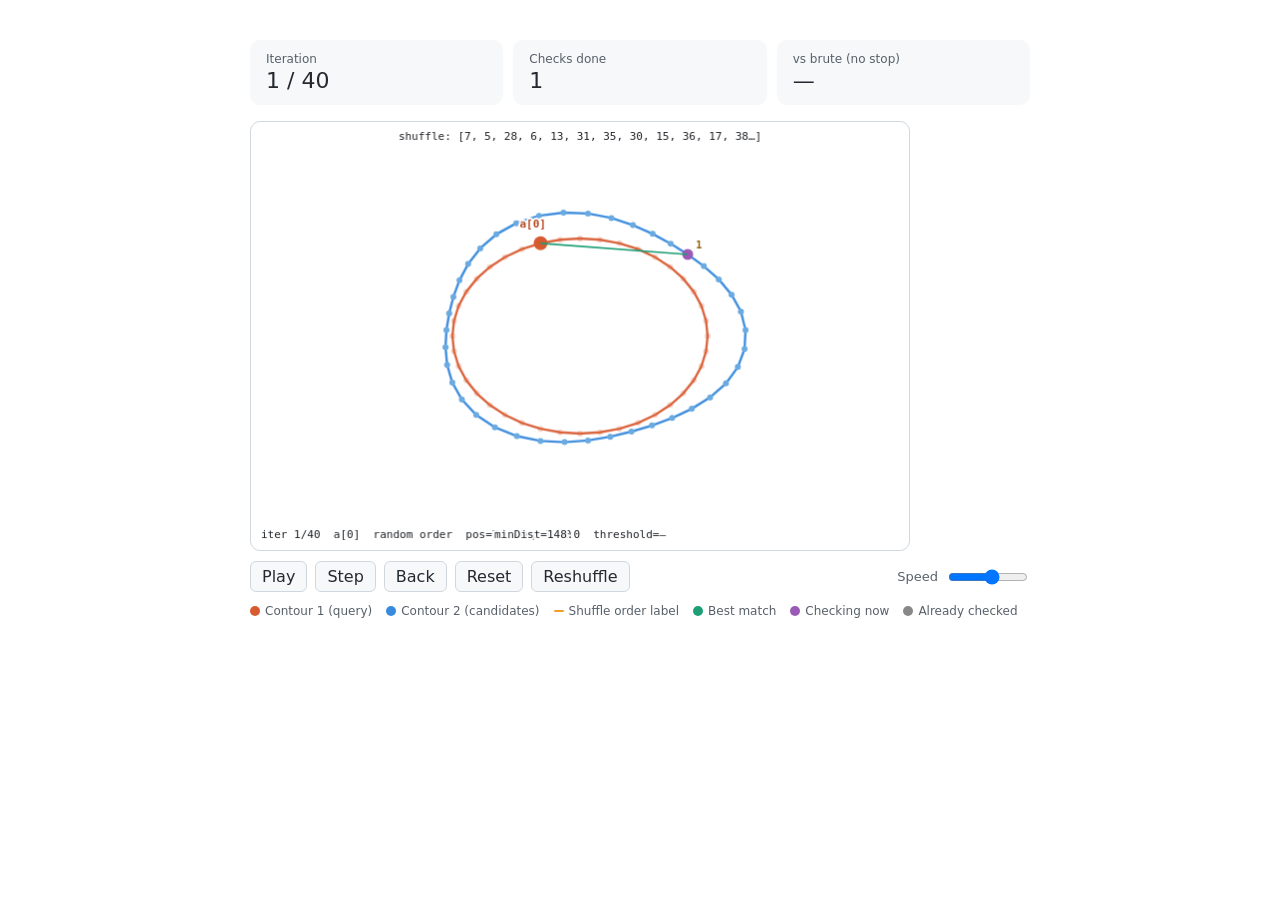
<file: docs/visualizations/hausdorff_shuffle_early_stop.html>
<!doctype html>
<html lang="en">
<head>
<meta charset="utf-8">
<meta name="viewport" content="width=device-width, initial-scale=1">
<title>Hausdorff Shuffle + Early Stop</title>
<style>
  :root {
    --color-background-secondary: #f6f8fa;
    --color-text-primary: #24292f;
    --color-text-secondary: #57606a;
    --color-border-tertiary: #d0d7de;
    --border-radius-md: 10px;
  }
  * { box-sizing: border-box; }
  body {
    margin: 0;
    padding: 24px;
    font-family: system-ui, -apple-system, BlinkMacSystemFont, "Segoe UI", sans-serif;
    background: #ffffff;
    color: var(--color-text-primary);
  }
  .page { max-width: 780px; margin: 0 auto; }
  canvas {
    display: block;
    width: 660px;
    max-width: 100%;
    height: auto;
    border: 0.5px solid var(--color-border-tertiary);
    border-radius: var(--border-radius-md);
    background: #ffffff;
  }
  button {
    padding: 5px 11px;
    border: 1px solid var(--color-border-tertiary);
    border-radius: 6px;
    background: #f6f8fa;
    color: var(--color-text-primary);
    cursor: pointer;
    font: inherit;
  }
  button:hover { background: #eef1f4; }
  input[type="range"] { vertical-align: middle; }
</style>
</head>
<body>
<div class="page">

<div style="padding:1rem 0">
  <div style="display:grid;grid-template-columns:repeat(3,minmax(0,1fr));gap:10px;margin-bottom:1rem">
    <div style="background:var(--color-background-secondary);border-radius:var(--border-radius-md);padding:.75rem 1rem">
      <div style="font-size:12px;color:var(--color-text-secondary);margin-bottom:2px">Iteration</div>
      <div id="sit" style="font-size:22px;font-weight:500;color:var(--color-text-primary)">1 / 40</div>
    </div>
    <div style="background:var(--color-background-secondary);border-radius:var(--border-radius-md);padding:.75rem 1rem">
      <div style="font-size:12px;color:var(--color-text-secondary);margin-bottom:2px">Checks done</div>
      <div id="sch" style="font-size:22px;font-weight:500;color:var(--color-text-primary)">0</div>
    </div>
    <div style="background:var(--color-background-secondary);border-radius:var(--border-radius-md);padding:.75rem 1rem">
      <div style="font-size:12px;color:var(--color-text-secondary);margin-bottom:2px">vs brute (no stop)</div>
      <div id="ssv" style="font-size:22px;font-weight:500;color:var(--color-text-primary)">—</div>
    </div>
  </div>

  <canvas id="viz"></canvas>

  <div style="display:flex;gap:8px;margin-top:10px;align-items:center">
    <button id="bp" onclick="hToggle()">Play</button>
    <button onclick="hStep()">Step</button>
    <button onclick="hPrev()">Back</button>
    <button onclick="hReset()">Reset</button>
    <button onclick="hReshuffle()" title="Re-run with new random shuffle">Reshuffle</button>
    <div style="flex:1"></div>
    <label style="font-size:13px;color:var(--color-text-secondary)">Speed</label>
    <input type="range" min="1" max="10" value="6" id="spd" style="width:80px">
  </div>

  <div style="display:flex;flex-wrap:wrap;gap:14px;margin-top:12px;font-size:12px;color:var(--color-text-secondary)">
    <span style="display:flex;align-items:center;gap:5px"><span style="width:10px;height:10px;border-radius:50%;background:#D85A30;display:inline-block"></span>Contour 1 (query)</span>
    <span style="display:flex;align-items:center;gap:5px"><span style="width:10px;height:10px;border-radius:50%;background:#378ADD;display:inline-block"></span>Contour 2 (candidates)</span>
    <span style="display:flex;align-items:center;gap:5px"><span style="width:10px;height:2px;background:#EF9F27;display:inline-block;border-radius:2px"></span>Shuffle order label</span>
    <span style="display:flex;align-items:center;gap:5px"><span style="width:10px;height:10px;border-radius:50%;background:#1D9E75;display:inline-block"></span>Best match</span>
    <span style="display:flex;align-items:center;gap:5px"><span style="width:10px;height:10px;border-radius:50%;background:#9B59B6;display:inline-block"></span>Checking now</span>
    <span style="display:flex;align-items:center;gap:5px"><span style="width:10px;height:10px;border-radius:50%;background:#888;display:inline-block"></span>Already checked</span>
  </div>
</div>

<script>
const cv=document.getElementById('viz');
const cx=cv.getContext('2d');
const W=660,H=430,N=40;
const DPR = Math.max(1, window.devicePixelRatio || 1);
cv.style.width = W + 'px';
cv.style.height = H + 'px';
cv.width = Math.round(W * DPR);
cv.height = Math.round(H * DPR);
cx.setTransform(DPR, 0, 0, DPR, 0, 0);
const CX=330,CY=215;
const PHASE=Math.PI+(8/40)*2*Math.PI;

function makeEll(ox,oy,rx,ry,n,wob,wf,wp,phase){
  wob=wob||0;wf=wf||3;wp=wp||0;phase=phase||0;
  return Array.from({length:n},function(_,i){
    var a=(i/n)*Math.PI*2+phase;
    var w=1+wob*Math.sin(a*wf+wp);
    return{x:ox+rx*w*Math.cos(a),y:oy+ry*w*Math.sin(a)};
  });
}

var c1=makeEll(CX,CY,128,98,N,0,3,0,PHASE);
var c2=makeEll(CX+8,CY-6,150,114,N,0.06,3,1.1,PHASE);

function shuffle(arr){
  var a=arr.slice();
  for(var i=a.length-1;i>0;i--){
    var j=Math.floor(Math.random()*(i+1));
    var t=a[i];a[i]=a[j];a[j]=t;
  }
  return a;
}

function sim(){
  var fs=[],hMax=0,tot=0;
  for(var qi=0;qi<N;qi++){
    var a=c1[qi];
    var mSq=Infinity,best=-1,chk=[];
    // new random shuffle each iteration — key property of this algorithm
    var order=shuffle(Array.from({length:N},function(_,i){return i;}));
    for(var s=0;s<order.length;s++){
      var j=order[s];
      var b=c2[j];
      var dSq=(a.x-b.x)*(a.x-b.x)+(a.y-b.y)*(a.y-b.y);
      tot++;
      if(dSq<mSq){mSq=dSq;best=j;}
      var early=qi>0&&mSq<=hMax;
      chk.push(j);
      fs.push({qi:qi,pos:j,best:best,mSq:mSq,hMax:hMax,tot:tot,early:early,chk:chk.slice(),order:order.slice(),tr:false});
      if(early)break;
    }
    var nm=Math.max(hMax,mSq);
    fs.push({qi:qi,pos:-1,best:best,mSq:mSq,hMax:nm,tot:tot,early:false,chk:chk.slice(),order:order.slice(),tr:true});
    hMax=nm;
  }
  return fs;
}

var frames=sim();
var bestByIter={};
frames.forEach(function(f){if(f.tr)bestByIter[f.qi]=f.best;});

var fi=0,playing=false,tid=null;


function fillLabel(text,x,y,opts){
  opts = opts || {};
  cx.save();
  cx.font = opts.font || '600 10px monospace';
  cx.textAlign = opts.align || 'center';
  cx.textBaseline = opts.baseline || 'middle';
  cx.lineJoin = 'round';
  cx.lineWidth = opts.outlineWidth || 3.8;
  cx.strokeStyle = opts.outline || 'rgba(255,255,255,0.94)';
  cx.strokeText(text, x, y);
  cx.fillStyle = opts.fill || '#1f2328';
  cx.fillText(text, x, y);
  cx.restore();
}

function fillStatus(text,x,y,opts){
  opts = opts || {};
  cx.save();
  cx.font = opts.font || '11px monospace';
  cx.textAlign = opts.align || 'left';
  cx.textBaseline = 'alphabetic';
  cx.lineJoin = 'round';
  cx.lineWidth = opts.outlineWidth || 4;
  cx.strokeStyle = opts.outline || 'rgba(255,255,255,0.94)';
  cx.strokeText(text, x, y);
  cx.fillStyle = opts.fill || '#1f2328';
  cx.fillText(text, x, y);
  cx.restore();
}

function pth(pts){
  cx.beginPath();cx.moveTo(pts[0].x,pts[0].y);
  for(var i=1;i<pts.length;i++)cx.lineTo(pts[i].x,pts[i].y);
  cx.closePath();
}

function draw(f){
  var dk=window.matchMedia('(prefers-color-scheme: dark)').matches;
  var tc=dk?'rgba(255,255,255,0.55)':'rgba(31,35,40,0.72)';
  var labelBoxes = [];
  function intersects(a, b) {
    return !(a.x + a.w < b.x || b.x + b.w < a.x || a.y + a.h < b.y || b.y + b.h < a.y);
  }
  function placeLabel(text, x, y, opts) {
    opts = opts || {};
    var font = opts.font || '600 10px monospace';
    cx.save();
    cx.font = font;
    var w = cx.measureText(text).width;
    cx.restore();
    var h = opts.height || 11;
    var shifts = opts.shifts || [[0,0],[0,-12],[0,12],[12,0],[-12,0],[12,-12],[-12,-12],[12,12],[-12,12],[0,-24],[0,24]];
    for (var s = 0; s < shifts.length; s++) {
      var px = x + shifts[s][0], py = y + shifts[s][1];
      var box = {x: px - w/2 - 2, y: py - h/2 - 1, w: w + 4, h: h + 2};
      var ok = true;
      for (var j = 0; j < labelBoxes.length; j++) {
        if (intersects(box, labelBoxes[j])) { ok = false; break; }
      }
      if (ok) {
        labelBoxes.push(box);
        fillLabel(text, px, py, opts);
        return;
      }
    }
    fillLabel(text, x, y, opts);
  }

  cx.clearRect(0,0,W,H);

  pth(c1);cx.strokeStyle='rgba(216,90,48,0.92)';cx.lineWidth=2.4;cx.setLineDash([]);cx.stroke();
  pth(c2);cx.strokeStyle='rgba(55,138,221,0.95)';cx.lineWidth=2.4;cx.stroke();

  // completed best-match lines
  for(var i=0;i<f.qi;i++){
    var b=bestByIter[i];
    if(b>=0){
      var aa=c1[i],bb=c2[b];
      cx.beginPath();cx.moveTo(aa.x,aa.y);cx.lineTo(bb.x,bb.y);
      cx.strokeStyle='rgba(29,158,117,0.30)';cx.lineWidth=1.2;cx.setLineDash([]);cx.stroke();
    }
  }

  // draw faint shuffle-order arrows between consecutive checked points
  if(!f.tr&&f.chk.length>1){
    for(var k=0;k<f.chk.length-1;k++){
      var pa=c2[f.chk[k]],pb=c2[f.chk[k+1]];
      cx.beginPath();cx.moveTo(pa.x,pa.y);cx.lineTo(pb.x,pb.y);
      cx.strokeStyle=dk?'rgba(239,159,39,0.15)':'rgba(239,159,39,0.2)';
      cx.lineWidth=1;cx.setLineDash([2,3]);cx.stroke();cx.setLineDash([]);
    }
  }

  // c2 points
  for(var i=0;i<N;i++){
    var p=c2[i],ci=f.chk.indexOf(i);
    var col=dk?'#1e4a7a':'#6AAAE0',r=3;
    if(ci>=0&&i!==f.best&&i!==f.pos){col=dk?'#555':'#999';}
    if(i===f.best){col='#1D9E75';r=5.5;}
    if(i===f.pos&&!f.tr){col='#9B59B6';r=5.5;}
    cx.beginPath();cx.arc(p.x,p.y,r,0,Math.PI*2);cx.fillStyle=col;cx.fill();

    // show shuffle step number for checked points
    if(ci>=0){
      var dx2=p.x-(CX+8),dy2=p.y-(CY-6),len=Math.sqrt(dx2*dx2+dy2*dy2)||1;
      placeLabel(String(ci+1),p.x+dx2/len*14,p.y+dy2/len*14,{
        font:'700 10px monospace',
        fill:'#8a5a00',
        height:11
      });
    }
  }

  // c1 points
  for(var i=0;i<N;i++){
    var p=c1[i],cur=i===f.qi;
    var r=cur?7:3;
    var col=cur?'#D85A30':(i<f.qi?'rgba(180,60,20,0.7)':'rgba(216,90,48,0.25)');
    cx.beginPath();cx.arc(p.x,p.y,r,0,Math.PI*2);cx.fillStyle=col;cx.fill();
    if(cur){
      var dx2=p.x-CX,dy2=p.y-CY,len=Math.sqrt(dx2*dx2+dy2*dy2)||1;
      placeLabel('a['+f.qi+']',p.x+dx2/len*20,p.y+dy2/len*20,{font:'700 11px monospace',fill:'#b54722',height:12});
    }
  }

  // current search lines
  if(!f.tr){
    var a=c1[f.qi];
    if(f.best>=0){
      cx.beginPath();cx.moveTo(a.x,a.y);cx.lineTo(c2[f.best].x,c2[f.best].y);
      cx.strokeStyle='#1D9E75';cx.lineWidth=1.7;cx.setLineDash([]);cx.stroke();
    }
    if(f.pos>=0&&f.pos<N&&f.pos!==f.best){
      cx.beginPath();cx.moveTo(a.x,a.y);cx.lineTo(c2[f.pos].x,c2[f.pos].y);
      cx.strokeStyle='rgba(155,89,182,0.85)';cx.lineWidth=1.35;cx.setLineDash([4,3]);cx.stroke();cx.setLineDash([]);
    }
  }

  // top: show shuffle order
  if(!f.tr&&f.order){
    cx.font='9px monospace';cx.fillStyle=tc;cx.textAlign='center';
    var shown=f.order.slice(0,12).join(', ')+(f.order.length>12?'…':'');
    fillStatus('shuffle: ['+shown+']',W/2,18,{align:'center'});
  }

  // status bar
  cx.font='10px monospace';cx.fillStyle=tc;cx.textAlign='left';
  var lbl='iter '+(f.qi+1)+'/'+N+'  a['+f.qi+']  random order';
  if(!f.tr)lbl+='  pos='+f.pos+'  step '+(f.chk.length)+'/'+N;
  fillStatus(lbl,10,H-12);
  if(f.mSq<1e15){
    cx.textAlign='center';
    fillStatus('minDist='+Math.sqrt(f.mSq).toFixed(1)+'  threshold='+(f.hMax>0?Math.sqrt(f.hMax).toFixed(1):'—'),W/2,H-12,{align:'center'});
  }
  if(f.early){
    cx.font='500 10px monospace';cx.fillStyle='#1D9E75';cx.textAlign='right';
    fillStatus('early stop ✓  ('+f.chk.length+'/'+N+')',W-10,H-12,{align:'right',fill:'#1D9E75'});
  } else if(f.tr&&f.chk.length===N){
    cx.font='10px monospace';cx.fillStyle='#D85A30';cx.textAlign='right';
    fillStatus('full scan (no threshold yet)',W-10,H-12,{align:'right',fill:'#b54722'});
  }
}

function upStats(f){
  document.getElementById('sit').textContent=(f.qi+1)+' / '+N;
  document.getElementById('sch').textContent=f.tot;
  var bf=(f.qi+(f.tr?1:0))*N;
  document.getElementById('ssv').textContent=bf>0?Math.max(0,Math.round((1-f.tot/bf)*100))+'%':'—';
}

function render(){if(fi>=frames.length)fi=frames.length-1;if(fi<0)fi=0;draw(frames[fi]);upStats(frames[fi]);}
function hStep(){if(fi<frames.length-1){fi++;render();}}
function hPrev(){if(fi>0){fi--;render();}}
function hReset(){fi=0;playing=false;clearTimeout(tid);document.getElementById('bp').textContent='Play';render();}
function hReshuffle(){
  playing=false;clearTimeout(tid);
  document.getElementById('bp').textContent='Play';
  frames=sim();
  bestByIter={};
  frames.forEach(function(f){if(f.tr)bestByIter[f.qi]=f.best;});
  fi=0;render();
}
function getDelay(){return 1100-parseInt(document.getElementById('spd').value)*100;}
function loop(){
  if(!playing)return;
  if(fi>=frames.length-1){playing=false;document.getElementById('bp').textContent='Play';return;}
  fi++;render();tid=setTimeout(loop,getDelay());
}
function hToggle(){
  playing=!playing;
  document.getElementById('bp').textContent=playing?'Pause':'Play';
  if(playing)loop();else clearTimeout(tid);
}
render();
</script>

</div>
</body>
</html>
</file>
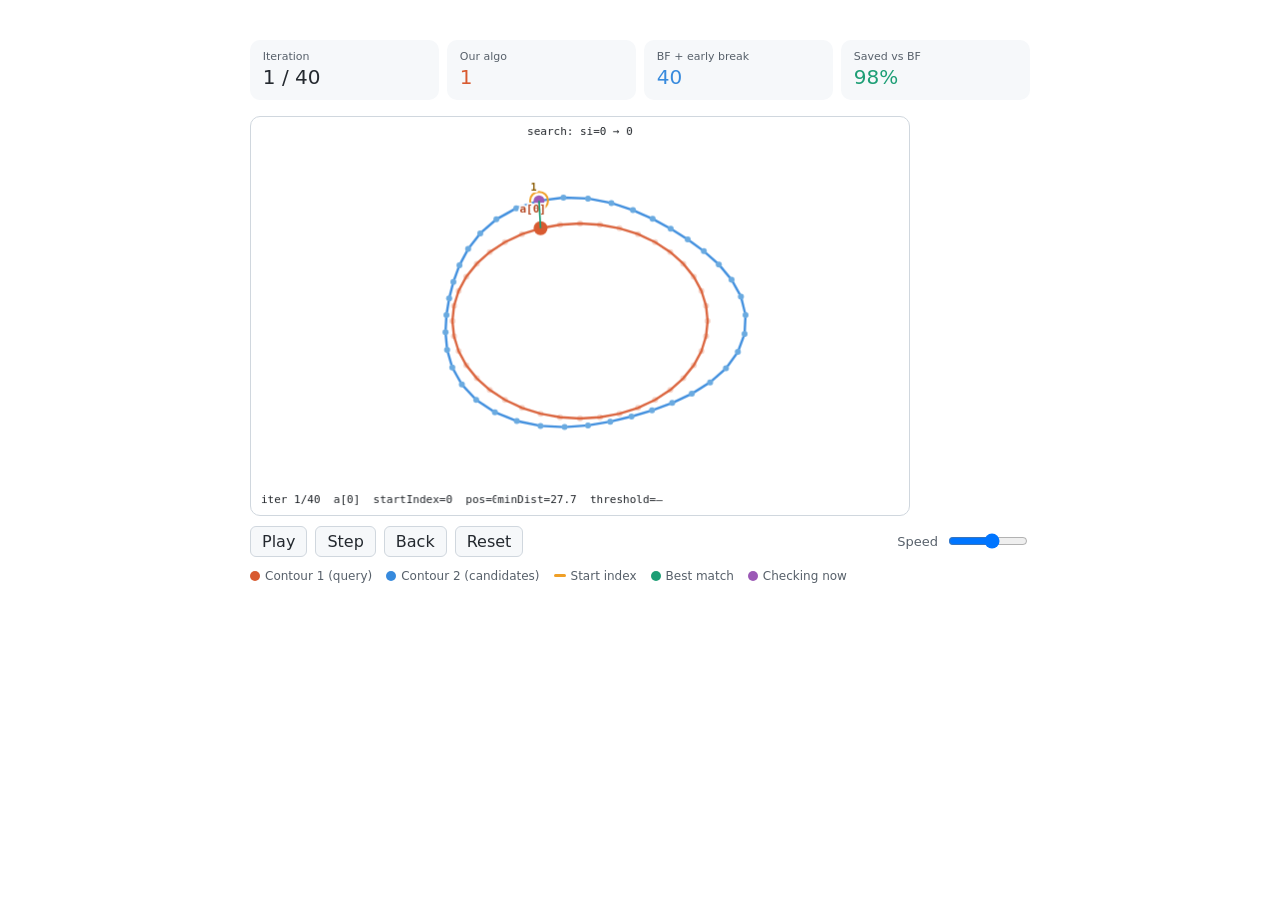
<file: docs/visualizations/hausdorff_vs_bruteforce.html>
<!doctype html>
<html lang="en">
<head>
<meta charset="utf-8">
<meta name="viewport" content="width=device-width, initial-scale=1">
<title>Contour-Coherent vs Brute Force</title>
<style>
  :root {
    --color-background-secondary: #f6f8fa;
    --color-text-primary: #24292f;
    --color-text-secondary: #57606a;
    --color-border-tertiary: #d0d7de;
    --border-radius-md: 10px;
  }
  * { box-sizing: border-box; }
  body {
    margin: 0;
    padding: 24px;
    font-family: system-ui, -apple-system, BlinkMacSystemFont, "Segoe UI", sans-serif;
    background: #ffffff;
    color: var(--color-text-primary);
  }
  .page { max-width: 780px; margin: 0 auto; }
  canvas {
    display: block;
    width: 660px;
    max-width: 100%;
    height: auto;
    border: 0.5px solid var(--color-border-tertiary);
    border-radius: var(--border-radius-md);
    background: #ffffff;
  }
  button {
    padding: 5px 11px;
    border: 1px solid var(--color-border-tertiary);
    border-radius: 6px;
    background: #f6f8fa;
    color: var(--color-text-primary);
    cursor: pointer;
    font: inherit;
  }
  button:hover { background: #eef1f4; }
  input[type="range"] { vertical-align: middle; }
</style>
</head>
<body>
<div class="page">

<div style="padding:1rem 0">
  <div style="display:grid;grid-template-columns:repeat(4,minmax(0,1fr));gap:8px;margin-bottom:1rem">
    <div style="background:var(--color-background-secondary);border-radius:var(--border-radius-md);padding:.65rem .8rem">
      <div style="font-size:11px;color:var(--color-text-secondary);margin-bottom:2px">Iteration</div>
      <div id="sit" style="font-size:20px;font-weight:500;color:var(--color-text-primary)">1 / 40</div>
    </div>
    <div style="background:var(--color-background-secondary);border-radius:var(--border-radius-md);padding:.65rem .8rem">
      <div style="font-size:11px;color:var(--color-text-secondary);margin-bottom:2px">Our algo</div>
      <div id="sou" style="font-size:20px;font-weight:500;color:#D85A30">0</div>
    </div>
    <div style="background:var(--color-background-secondary);border-radius:var(--border-radius-md);padding:.65rem .8rem">
      <div style="font-size:11px;color:var(--color-text-secondary);margin-bottom:2px">BF + early break</div>
      <div id="sbf" style="font-size:20px;font-weight:500;color:#378ADD">0</div>
    </div>
    <div style="background:var(--color-background-secondary);border-radius:var(--border-radius-md);padding:.65rem .8rem">
      <div style="font-size:11px;color:var(--color-text-secondary);margin-bottom:2px">Saved vs BF</div>
      <div id="ssv" style="font-size:20px;font-weight:500;color:#1D9E75">—</div>
    </div>
  </div>

  <canvas id="viz"></canvas>

  <div style="display:flex;gap:8px;margin-top:10px;align-items:center">
    <button id="bp" onclick="hToggle()">Play</button>
    <button onclick="hStep()">Step</button>
    <button onclick="hPrev()">Back</button>
    <button onclick="hReset()">Reset</button>
    <div style="flex:1"></div>
    <label style="font-size:13px;color:var(--color-text-secondary)">Speed</label>
    <input type="range" min="1" max="10" value="6" id="spd" style="width:80px">
  </div>

  <div style="display:flex;flex-wrap:wrap;gap:14px;margin-top:12px;font-size:12px;color:var(--color-text-secondary)">
    <span style="display:flex;align-items:center;gap:5px"><span style="width:10px;height:10px;border-radius:50%;background:#D85A30;display:inline-block"></span>Contour 1 (query)</span>
    <span style="display:flex;align-items:center;gap:5px"><span style="width:10px;height:10px;border-radius:50%;background:#378ADD;display:inline-block"></span>Contour 2 (candidates)</span>
    <span style="display:flex;align-items:center;gap:5px"><span style="width:12px;height:3px;background:#EF9F27;display:inline-block;border-radius:2px"></span>Start index</span>
    <span style="display:flex;align-items:center;gap:5px"><span style="width:10px;height:10px;border-radius:50%;background:#1D9E75;display:inline-block"></span>Best match</span>
    <span style="display:flex;align-items:center;gap:5px"><span style="width:10px;height:10px;border-radius:50%;background:#9B59B6;display:inline-block"></span>Checking now</span>
  </div>
</div>

<script>
const cv=document.getElementById('viz');
const cx=cv.getContext('2d');
const W=660,H=400,N=40;
const DPR = Math.max(1, window.devicePixelRatio || 1);
cv.style.width = W + 'px';
cv.style.height = H + 'px';
cv.width = Math.round(W * DPR);
cv.height = Math.round(H * DPR);
cx.setTransform(DPR, 0, 0, DPR, 0, 0);
const CX=330,CY=205;
const PHASE=Math.PI+(8/40)*2*Math.PI;

function makeEll(ox,oy,rx,ry,n,wob,wf,wp,phase){
  wob=wob||0;wf=wf||3;wp=wp||0;phase=phase||0;
  return Array.from({length:n},function(_,i){
    var a=(i/n)*Math.PI*2+phase;
    var w=1+wob*Math.sin(a*wf+wp);
    return{x:ox+rx*w*Math.cos(a),y:oy+ry*w*Math.sin(a)};
  });
}

var c1=makeEll(CX,CY,128,98,N,0,3,0,PHASE);
var c2=makeEll(CX+8,CY-6,150,114,N,0.06,3,1.1,PHASE);

// --- Our algorithm ---
function simOurs(){
  var fs=[],si=0,hMax=0,tot=0;
  for(var qi=0;qi<N;qi++){
    var a=c1[qi];
    var mSq=Infinity,best=-1,chk=[];
    var goR=false,dirs=2,pos=si,off=0,done=false;
    while(dirs>0&&!done){
      if(pos<0||pos>=N){dirs--;goR=!goR;}
      else{
        var b=c2[pos];
        var dSq=(a.x-b.x)*(a.x-b.x)+(a.y-b.y)*(a.y-b.y);
        tot++;
        if(dSq<mSq){mSq=dSq;best=pos;}
        var early=qi>0&&mSq<=hMax;
        chk.push(pos);
        fs.push({qi:qi,si:si,pos:pos,best:best,mSq:mSq,hMax:hMax,tot:tot,early:early,chk:chk.slice(),tr:false});
        if(early){done=true;break;}
      }
      if(dirs===2)goR=!goR;
      pos=goR?si+off+1:si-off-1;
      if(!goR||dirs===1)off++;
      if(off>N)break;
    }
    var nm=Math.max(hMax,mSq);
    var ns=best>=0?(best+1)%N:0;
    fs.push({qi:qi,si:si,pos:-1,best:best,mSq:mSq,hMax:nm,tot:tot,early:false,chk:chk.slice(),tr:true,ns:ns});
    hMax=nm;si=ns;
  }
  return fs;
}

// --- Brute-force + early break ---
// For each point in c1, scan c2 from index 0 sequentially, stop when dSq <= hMaxMinSq
function simBF(){
  var totByIter=[],hMax=0,tot=0;
  for(var qi=0;qi<N;qi++){
    var a=c1[qi];
    var mSq=Infinity,best=-1;
    for(var j=0;j<N;j++){
      var b=c2[j];
      var dSq=(a.x-b.x)*(a.x-b.x)+(a.y-b.y)*(a.y-b.y);
      tot++;
      if(dSq<mSq){mSq=dSq;best=j;}
      if(qi>0&&mSq<=hMax)break;
    }
    hMax=Math.max(hMax,mSq);
    totByIter.push(tot);
  }
  return totByIter;
}

var frames=simOurs();
var bfByIter=simBF();

// map frame index → bf cumulative checks at that iteration
var bestByIter={};
frames.forEach(function(f){if(f.tr)bestByIter[f.qi]=f.best;});

var fi=0,playing=false,tid=null;


function fillLabel(text,x,y,opts){
  opts = opts || {};
  cx.save();
  cx.font = opts.font || '600 10px monospace';
  cx.textAlign = opts.align || 'center';
  cx.textBaseline = opts.baseline || 'middle';
  cx.lineJoin = 'round';
  cx.lineWidth = opts.outlineWidth || 3.8;
  cx.strokeStyle = opts.outline || 'rgba(255,255,255,0.94)';
  cx.strokeText(text, x, y);
  cx.fillStyle = opts.fill || '#1f2328';
  cx.fillText(text, x, y);
  cx.restore();
}

function fillStatus(text,x,y,opts){
  opts = opts || {};
  cx.save();
  cx.font = opts.font || '11px monospace';
  cx.textAlign = opts.align || 'left';
  cx.textBaseline = 'alphabetic';
  cx.lineJoin = 'round';
  cx.lineWidth = opts.outlineWidth || 4;
  cx.strokeStyle = opts.outline || 'rgba(255,255,255,0.94)';
  cx.strokeText(text, x, y);
  cx.fillStyle = opts.fill || '#1f2328';
  cx.fillText(text, x, y);
  cx.restore();
}

function pth(pts){
  cx.beginPath();cx.moveTo(pts[0].x,pts[0].y);
  for(var i=1;i<pts.length;i++)cx.lineTo(pts[i].x,pts[i].y);
  cx.closePath();
}

function draw(f){
  var dk=window.matchMedia('(prefers-color-scheme: dark)').matches;
  var tc=dk?'rgba(255,255,255,0.55)':'rgba(31,35,40,0.72)';
  var labelBoxes = [];
  function intersects(a, b) {
    return !(a.x + a.w < b.x || b.x + b.w < a.x || a.y + a.h < b.y || b.y + b.h < a.y);
  }
  function placeLabel(text, x, y, opts) {
    opts = opts || {};
    var font = opts.font || '600 10px monospace';
    cx.save();
    cx.font = font;
    var w = cx.measureText(text).width;
    cx.restore();
    var h = opts.height || 11;
    var shifts = opts.shifts || [[0,0],[0,-12],[0,12],[12,0],[-12,0],[12,-12],[-12,-12],[12,12],[-12,12],[0,-24],[0,24]];
    for (var s = 0; s < shifts.length; s++) {
      var px = x + shifts[s][0], py = y + shifts[s][1];
      var box = {x: px - w/2 - 2, y: py - h/2 - 1, w: w + 4, h: h + 2};
      var ok = true;
      for (var j = 0; j < labelBoxes.length; j++) {
        if (intersects(box, labelBoxes[j])) { ok = false; break; }
      }
      if (ok) {
        labelBoxes.push(box);
        fillLabel(text, px, py, opts);
        return;
      }
    }
    fillLabel(text, x, y, opts);
  }

  cx.clearRect(0,0,W,H);

  pth(c1);cx.strokeStyle='rgba(216,90,48,0.92)';cx.lineWidth=2.4;cx.setLineDash([]);cx.stroke();
  pth(c2);cx.strokeStyle='rgba(55,138,221,0.95)';cx.lineWidth=2.4;cx.stroke();

  for(var i=0;i<f.qi;i++){
    var b=bestByIter[i];
    if(b>=0){
      var aa=c1[i],bb=c2[b];
      cx.beginPath();cx.moveTo(aa.x,aa.y);cx.lineTo(bb.x,bb.y);
      cx.strokeStyle='rgba(29,158,117,0.30)';cx.lineWidth=1.2;cx.setLineDash([]);cx.stroke();
    }
  }

  for(var i=0;i<N;i++){
    var p=c2[i],ci=f.chk.indexOf(i);
    var col=dk?'#1e4a7a':'#6AAAE0',r=3;
    if(ci>=0&&i!==f.best&&i!==f.pos){col=dk?'#3a7ab8':'#378ADD';}
    if(i===f.best){col='#1D9E75';r=5.5;}
    if(i===f.pos&&!f.tr){col='#9B59B6';r=5.5;}
    if(i===f.si){
      cx.beginPath();cx.arc(p.x,p.y,9,0,Math.PI*2);
      cx.strokeStyle='#EF9F27';cx.lineWidth=2;cx.setLineDash([]);cx.stroke();
    }
    cx.beginPath();cx.arc(p.x,p.y,r,0,Math.PI*2);cx.fillStyle=col;cx.fill();
    if(ci>=0){
      var dx2=p.x-(CX+8),dy2=p.y-(CY-6),len=Math.sqrt(dx2*dx2+dy2*dy2)||1;
      placeLabel(String(ci+1),p.x+dx2/len*14,p.y+dy2/len*14,{
        font:'700 10px monospace',
        fill:'#8a5a00',
        height:11
      });
    }
  }

  for(var i=0;i<N;i++){
    var p=c1[i],cur=i===f.qi;
    var r=cur?7:3;
    var col=cur?'#D85A30':(i<f.qi?'rgba(180,60,20,0.7)':'rgba(216,90,48,0.25)');
    cx.beginPath();cx.arc(p.x,p.y,r,0,Math.PI*2);cx.fillStyle=col;cx.fill();
    if(cur){
      var dx2=p.x-CX,dy2=p.y-CY,len=Math.sqrt(dx2*dx2+dy2*dy2)||1;
      placeLabel('a['+f.qi+']',p.x+dx2/len*20,p.y+dy2/len*20,{font:'700 11px monospace',fill:'#b54722',height:12});
    }
  }

  if(!f.tr){
    var a=c1[f.qi];
    if(f.best>=0){
      cx.beginPath();cx.moveTo(a.x,a.y);cx.lineTo(c2[f.best].x,c2[f.best].y);
      cx.strokeStyle='#1D9E75';cx.lineWidth=1.7;cx.setLineDash([]);cx.stroke();
    }
    if(f.pos>=0&&f.pos<N&&f.pos!==f.best){
      cx.beginPath();cx.moveTo(a.x,a.y);cx.lineTo(c2[f.pos].x,c2[f.pos].y);
      cx.strokeStyle='rgba(155,89,182,0.85)';cx.lineWidth=1.35;cx.setLineDash([4,3]);cx.stroke();cx.setLineDash([]);
    }
  }

  if(!f.tr&&f.chk.length>0){
    cx.font='9px monospace';cx.fillStyle=tc;cx.textAlign='center';
    var seq='search: si='+f.si+' → '+f.chk.slice(0,Math.min(f.chk.length,10)).join(', ')+(f.chk.length>10?'…':'');
    fillStatus(seq,W/2,18,{align:'center'});
  }

  cx.font='10px monospace';cx.fillStyle=tc;cx.textAlign='left';
  var lbl='iter '+(f.qi+1)+'/'+N+'  a['+f.qi+']  startIndex='+f.si;
  if(!f.tr)lbl+='  pos='+f.pos;
  else lbl+='  best='+f.best+' → next startIndex='+(f.best>=0?(f.best+1)%N:0);
  fillStatus(lbl,10,H-12);
  if(f.mSq<1e15){
    cx.textAlign='center';
    fillStatus('minDist='+Math.sqrt(f.mSq).toFixed(1)+'  threshold='+(f.hMax>0?Math.sqrt(f.hMax).toFixed(1):'—'),W/2,H-12,{align:'center'});
  }
  if(f.early){fillStatus('early termination ✓',W-10,H-12,{align:'right',fill:'#1D9E75'});} 
  else if(f.tr){fillStatus('startIndex → '+(f.best>=0?(f.best+1)%N:0),W-10,H-12,{align:'right',fill:'#a76600'});}
}

function upStats(f){
  document.getElementById('sit').textContent=(f.qi+1)+' / '+N;
  document.getElementById('sou').textContent=f.tot;
  var bfTot=bfByIter[Math.min(f.qi+(f.tr?1:0),N-1)];
  document.getElementById('sbf').textContent=bfTot;
  if(bfTot>0&&f.tot>0){
    var pct=Math.max(0,Math.round((1-f.tot/bfTot)*100));
    document.getElementById('ssv').textContent=pct+'%';
    document.getElementById('ssv').style.color=pct>0?'#1D9E75':'var(--color-text-primary)';
  }
}

function render(){if(fi>=frames.length)fi=frames.length-1;if(fi<0)fi=0;draw(frames[fi]);upStats(frames[fi]);}
function hStep(){if(fi<frames.length-1){fi++;render();}}
function hPrev(){if(fi>0){fi--;render();}}
function hReset(){fi=0;playing=false;clearTimeout(tid);document.getElementById('bp').textContent='Play';render();}
function getDelay(){return 1100-parseInt(document.getElementById('spd').value)*100;}
function loop(){
  if(!playing)return;
  if(fi>=frames.length-1){playing=false;document.getElementById('bp').textContent='Play';return;}
  fi++;render();tid=setTimeout(loop,getDelay());
}
function hToggle(){
  playing=!playing;
  document.getElementById('bp').textContent=playing?'Pause':'Play';
  if(playing)loop();else clearTimeout(tid);
}
render();
</script>

</div>
</body>
</html>
</file>
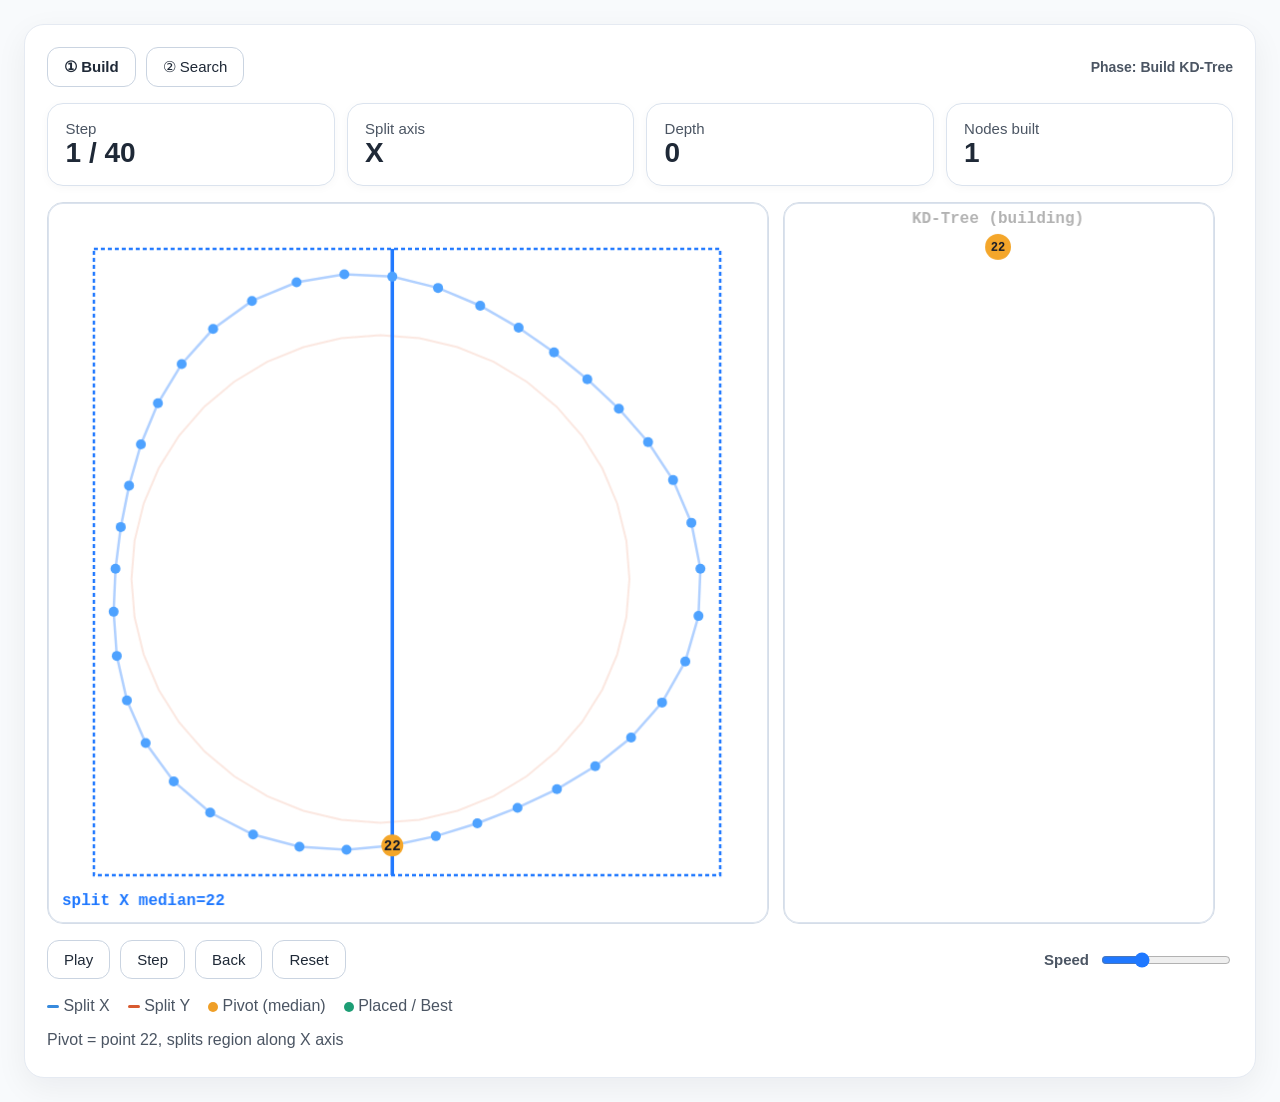
<file: docs/visualizations/kdtree_contour_build_search.html>
<!DOCTYPE html>
<html lang="en">
<head>
<meta charset="UTF-8" />
<meta name="viewport" content="width=device-width, initial-scale=1.0" />
<title>KD-tree contour build and search visualization</title>
<style>
  :root {
    --font-family-sans: Inter, Segoe UI, Arial, sans-serif;
    --color-text: #1f2937;
    --color-text-secondary: #4b5563;
    --color-background: #f8fafc;
    --color-background-secondary: #ffffff;
    --color-border-tertiary: #d5dde8;
    --border-radius-md: 16px;
    --accent-blue: #1f78ff;
    --accent-red: #e35d2f;
    --accent-gold: #f4a62a;
    --accent-green: #17a56b;
    --accent-purple: #9b59b6;
  }
  html, body {
    margin: 0;
    background: var(--color-background);
    color: var(--color-text);
    font-family: var(--font-family-sans);
  }
  body {
    padding: 24px;
  }
  .viz-shell {
    max-width: 1220px;
    margin: 0 auto;
    background: #fff;
    border: 1px solid #e5eaf2;
    border-radius: 20px;
    box-shadow: 0 10px 32px rgba(15,23,42,0.06);
    padding: 22px;
  }
  button {
    border: 1px solid #cad4e1;
    background: #fff;
    border-radius: 12px;
    padding: 10px 16px;
    font-size: 15px;
    color: var(--color-text);
    cursor: pointer;
  }
  button:hover { background: #f7fafc; }
  input[type="range"] { accent-color: var(--accent-blue); }
  canvas {
    background: #ffffff;
    box-shadow: inset 0 0 0 1px #dbe3ee;
  }
</style>
</head>
<body>
<div class="viz-shell">

<div style="padding:0;font-family:var(--font-family-sans)">
  <div style="display:flex;gap:10px;align-items:center;margin-bottom:16px">
    <button id="btnBuild" onclick="setPhase('build')" style="font-weight:600">① Build</button>
    <button id="btnSearch" onclick="setPhase('search')">② Search</button>
    <div style="flex:1"></div>
    <span id="phaseLabel" style="font-size:14px;color:var(--color-text-secondary);align-self:center;font-weight:600">Phase: Build KD-Tree</span>
  </div>

  <div style="display:grid;grid-template-columns:repeat(4,1fr);gap:12px;margin-bottom:16px">
    <div style="background:var(--color-background-secondary);border:1px solid #dbe3ee;border-radius:var(--border-radius-md);padding:1rem 1.1rem;box-shadow:0 2px 10px rgba(15,23,42,0.03)">
      <div style="font-size:15px;color:var(--color-text-secondary)">Step</div>
      <div id="sstep" style="font-size:28px;font-weight:700">0 / 0</div>
    </div>
    <div style="background:var(--color-background-secondary);border:1px solid #dbe3ee;border-radius:var(--border-radius-md);padding:1rem 1.1rem;box-shadow:0 2px 10px rgba(15,23,42,0.03)">
      <div style="font-size:15px;color:var(--color-text-secondary)">Split axis</div>
      <div id="saxis" style="font-size:28px;font-weight:700">—</div>
    </div>
    <div style="background:var(--color-background-secondary);border:1px solid #dbe3ee;border-radius:var(--border-radius-md);padding:1rem 1.1rem;box-shadow:0 2px 10px rgba(15,23,42,0.03)">
      <div style="font-size:15px;color:var(--color-text-secondary)">Depth</div>
      <div id="sdepth" style="font-size:28px;font-weight:700">—</div>
    </div>
    <div style="background:var(--color-background-secondary);border:1px solid #dbe3ee;border-radius:var(--border-radius-md);padding:1rem 1.1rem;box-shadow:0 2px 10px rgba(15,23,42,0.03)">
      <div style="font-size:15px;color:var(--color-text-secondary)" id="stat4lbl">Nodes built</div>
      <div id="sstat4" style="font-size:28px;font-weight:700">0</div>
    </div>
  </div>

  <div style="display:flex;gap:14px;align-items:flex-start;flex-wrap:wrap">
    <canvas id="cvSpace" width="720" height="720" style="width:720px;height:720px;border:1px solid var(--color-border-tertiary);border-radius:var(--border-radius-md)"></canvas>
    <canvas id="cvTree"  width="430" height="720" style="width:430px;height:720px;border:1px solid var(--color-border-tertiary);border-radius:var(--border-radius-md)"></canvas>
  </div>

  <div style="display:flex;gap:10px;margin-top:16px;align-items:center;flex-wrap:wrap">
    <button id="bp" onclick="hToggle()">Play</button>
    <button onclick="hStep()">Step</button>
    <button onclick="hPrev()">Back</button>
    <button onclick="hReset()">Reset</button>
    <div style="flex:1"></div>
    <label style="font-size:15px;color:var(--color-text-secondary);font-weight:600">Speed</label>
    <input type="range" min="1" max="8" value="3" id="spd" style="width:130px">
  </div>

  <div style="display:flex;flex-wrap:wrap;gap:18px;margin-top:18px;font-size:16px;color:var(--color-text-secondary)">
    <span><span style="display:inline-block;width:12px;height:3px;background:#378ADD;vertical-align:middle;border-radius:2px"></span> Split X</span>
    <span><span style="display:inline-block;width:12px;height:3px;background:#D85A30;vertical-align:middle;border-radius:2px"></span> Split Y</span>
    <span><span style="display:inline-block;width:10px;height:10px;border-radius:50%;background:#EF9F27;vertical-align:middle"></span> Pivot (median)</span>
    <span><span style="display:inline-block;width:10px;height:10px;border-radius:50%;background:#1D9E75;vertical-align:middle"></span> Placed / Best</span>
    <span id="leg2" style="display:none"><span style="display:inline-block;width:10px;height:10px;border-radius:50%;background:#9B59B6;vertical-align:middle"></span> Pruned region</span>
    <span id="leg3" style="display:none"><span style="display:inline-block;width:10px;height:10px;border-radius:50%;background:#D85A30;vertical-align:middle"></span> Query point</span>
  </div>

  <div id="descBox" style="margin-top:16px;font-size:16px;color:var(--color-text-secondary);min-height:24px;font-weight:500"></div>
</div>

<script>
// ── Contour ──────────────────────────────────────────────────────────────────
const N=40, CX2=195, CY2=195, PHASE=Math.PI+(8/40)*2*Math.PI;
function makeEll(ox,oy,rx,ry,n,wob,wf,wp,phase){
  wob=wob||0;wf=wf||3;wp=wp||0;phase=phase||0;
  return Array.from({length:n},(_,i)=>{
    const a=(i/n)*Math.PI*2+phase, w=1+wob*Math.sin(a*wf+wp);
    return{x:ox+rx*w*Math.cos(a), y:oy+ry*w*Math.sin(a)};
  });
}
const c2pts = makeEll(CX2,CY2,148,112,N,0.06,3,1.1,PHASE);
const c1pts = makeEll(CX2-6,CY2+4,126,96,N,0,3,0,PHASE);

// ── KD-Tree Build ────────────────────────────────────────────────────────────
let buildSteps=[], treeNodes=[], nodeId=0;
function build(indices, xmin,ymin,xmax,ymax, depth, parentId, side){
  if(!indices.length) return null;
  const axis=depth%2;
  const sorted=[...indices].sort((a,b)=>axis===0?c2pts[a].x-c2pts[b].x:c2pts[a].y-c2pts[b].y);
  const mid=Math.floor(sorted.length/2);
  const pivot=sorted[mid];
  const id=nodeId++;
  treeNodes.push({id,pivot,axis,depth,parentId,side,left:null,right:null,
    region:{xmin,ymin,xmax,ymax}});
  const placedSoFar=treeNodes.slice(0,-1).map(n=>n.pivot);
  buildSteps.push({id,pivot,axis,depth,region:{xmin,ymin,xmax,ymax},
    remaining:sorted.filter(i=>i!==pivot), placed:[...placedSoFar]});
  const sv=axis===0?c2pts[pivot].x:c2pts[pivot].y;
  const lId=build(sorted.slice(0,mid), xmin,ymin,
    axis===0?sv:xmax, axis===1?sv:ymax, depth+1,id,'left');
  const rId=build(sorted.slice(mid+1),
    axis===0?sv:xmin, axis===1?sv:ymin,
    xmax,ymax, depth+1,id,'right');
  treeNodes[id].left=lId; treeNodes[id].right=rId;
  return id;
}
const minX=Math.min(...c2pts.map(p=>p.x))-10;
const maxX=Math.max(...c2pts.map(p=>p.x))+10;
const minY=Math.min(...c2pts.map(p=>p.y))-10;
const maxY=Math.max(...c2pts.map(p=>p.y))+10;
build(Array.from({length:N},(_,i)=>i), minX,minY,maxX,maxY, 0,null,null);

// ── Tree layout ──────────────────────────────────────────────────────────────
function layoutTree(){
  const TW=430,TH=700,pad=24;
  const byDepth={};
  treeNodes.forEach(n=>{(byDepth[n.depth]||(byDepth[n.depth]=[])).push(n.id);});
  const maxD=Math.max(...treeNodes.map(n=>n.depth));
  treeNodes.forEach(n=>{
    const lvl=byDepth[n.depth], idx=lvl.indexOf(n.id);
    n.ty=pad+20+n.depth*(TH-2*pad-20)/(maxD||1);
    n.tx=pad+(idx+0.5)*(TW-2*pad)/lvl.length;
  });
}
layoutTree();

// ── KD Search ────────────────────────────────────────────────────────────────
let searchSteps=[];
function buildSearch(queryIdx){
  searchSteps=[];
  const q=c1pts[queryIdx];
  let bestDist=Infinity, bestPt=-1;
  function searchNode(id){
    if(id===null)return;
    const node=treeNodes[id];
    const p=c2pts[node.pivot];
    const d=Math.sqrt((q.x-p.x)**2+(q.y-p.y)**2);
    const improved=d<bestDist;
    if(improved){bestDist=d;bestPt=node.pivot;}
    searchSteps.push({type:'visit',nodeId:id,queryIdx,bestPt,bestDist,improved});
    const axis=node.axis;
    const diff=axis===0?q.x-p.x:q.y-p.y;
    const first=diff>=0?node.right:node.left;
    const second=diff>=0?node.left:node.right;
    searchNode(first);
    // check if we need to explore other side
    const planeDist=Math.abs(diff);
    if(planeDist<bestDist){
      searchSteps.push({type:'explore',nodeId:second,queryIdx,bestPt,bestDist,planeDist});
      searchNode(second);
    } else {
      searchSteps.push({type:'prune',nodeId:second,queryIdx,bestPt,bestDist,planeDist});
    }
  }
  searchNode(0);
  searchSteps.push({type:'done',queryIdx,bestPt,bestDist});
}
buildSearch(5); // default query = c1[5]

// ── Canvas & drawing ─────────────────────────────────────────────────────────
const cvS=document.getElementById('cvSpace'), cxS=cvS.getContext('2d');
const cvT=document.getElementById('cvTree'),  cxT=cvT.getContext('2d');
const SW=720,SH=720,TW=430,TH=720;
const SPAD=46;
function sc(px,py){
  return{x:SPAD+(px-minX)/(maxX-minX)*(SW-2*SPAD),
         y:SPAD+(py-minY)/(maxY-minY)*(SH-2*SPAD)};
}

const AXCOL=['#1f78ff','#e35d2f'];
const DEPTHALPHA=[1,0.75,0.55,0.4,0.28,0.2];

function drawClosedPolyline(ctx, pts, color, width, alpha){
  if(!pts || !pts.length) return;
  ctx.save();
  ctx.beginPath();
  const p0=sc(pts[0].x, pts[0].y);
  ctx.moveTo(p0.x, p0.y);
  for(let i=1;i<pts.length;i++){
    const pi=sc(pts[i].x, pts[i].y);
    ctx.lineTo(pi.x, pi.y);
  }
  ctx.closePath();
  ctx.strokeStyle=color;
  ctx.lineWidth=width;
  ctx.globalAlpha=alpha;
  ctx.stroke();
  ctx.restore();
}

function drawSpace(phase, fi){
  const dk=window.matchMedia('(prefers-color-scheme: dark)').matches;
  const tc=dk?'rgba(255,255,255,0.4)':'rgba(0,0,0,0.35)';
  cxS.clearRect(0,0,SW,SH);
  drawClosedPolyline(cxS, c2pts, '#1f78ff', 2.5, 0.35);
  drawClosedPolyline(cxS, c1pts, '#e35d2f', 2.0, phase==='search'?0.35:0.15);

  if(phase==='build'){
    const s=buildSteps[fi];
    // all past splits
    for(let k=0;k<=fi;k++){
      const sk=buildSteps[k];
      const r=sk.region, p=c2pts[sk.pivot];
      const al=DEPTHALPHA[sk.depth]||0.15;
      cxS.beginPath();
      cxS.strokeStyle=AXCOL[sk.axis];
      cxS.lineWidth=k===fi?3.5:2.0;
      cxS.globalAlpha=k===fi?1:al;
      if(sk.axis===0){const a=sc(p.x,r.ymin),b=sc(p.x,r.ymax);cxS.moveTo(a.x,a.y);cxS.lineTo(b.x,b.y);}
      else           {const a=sc(r.xmin,p.y),b=sc(r.xmax,p.y);cxS.moveTo(a.x,a.y);cxS.lineTo(b.x,b.y);}
      cxS.setLineDash([]);cxS.stroke();cxS.globalAlpha=1;
    }
    // current region box
    const r=s.region, ra=sc(r.xmin,r.ymin),rb=sc(r.xmax,r.ymax);
    cxS.beginPath();cxS.rect(ra.x,ra.y,rb.x-ra.x,rb.y-ra.y);
    cxS.strokeStyle=AXCOL[s.axis];cxS.lineWidth=2.5;cxS.setLineDash([4,3]);cxS.stroke();cxS.setLineDash([]);
    // c2 points
    for(let i=0;i<N;i++){
      const p=c2pts[i],sp=sc(p.x,p.y);
      const placed=s.placed.indexOf(i)>=0, isPivot=i===s.pivot;
      const inRegion=s.remaining.indexOf(i)>=0;
      let col=dk?'#3a7ab8':'#4ea2ff', r2=5;
      if(placed){col='#17a56b';r2=7;}
      if(isPivot){col='#f4a62a';r2=11;}
      if(!placed&&!isPivot&&!inRegion){col=dk?'#4b5563':'#cfd8e3';r2=4;}
      cxS.beginPath();cxS.arc(sp.x,sp.y,r2,0,Math.PI*2);cxS.fillStyle=col;cxS.fill();
      if(isPivot){cxS.font='bold 14px monospace';cxS.fillStyle='#111827';cxS.textAlign='center';cxS.fillText(i,sp.x,sp.y+5);}
    }
    // label
    const piv=c2pts[s.pivot],sp=sc(piv.x,piv.y);
    cxS.font='bold 16px monospace';cxS.fillStyle=AXCOL[s.axis];cxS.textAlign='left';
    cxS.fillText('split '+(s.axis===0?'X':'Y')+' median='+s.pivot,14,SH-16);

  } else {
    // search phase — draw all split lines (complete tree)
    treeNodes.forEach(n=>{
      const r=n.region,p=c2pts[n.pivot];
      const al=DEPTHALPHA[n.depth]||0.12;
      cxS.beginPath();cxS.strokeStyle=AXCOL[n.axis];cxS.lineWidth=1.75;cxS.globalAlpha=al;
      if(n.axis===0){const a=sc(p.x,r.ymin),b=sc(p.x,r.ymax);cxS.moveTo(a.x,a.y);cxS.lineTo(b.x,b.y);}
      else          {const a=sc(r.xmin,p.y),b=sc(r.xmax,p.y);cxS.moveTo(a.x,a.y);cxS.lineTo(b.x,b.y);}
      cxS.setLineDash([]);cxS.stroke();cxS.globalAlpha=1;
    });

    const s=searchSteps[fi];
    if(!s)return;
    const q=c1pts[s.queryIdx];

    // visited/pruned so far
    const visited=new Set(), pruned=new Set();
    for(let k=0;k<=fi;k++){
      const sk=searchSteps[k];
      if(sk.type==='visit'&&sk.nodeId!==null)visited.add(sk.nodeId);
      if(sk.type==='prune'&&sk.nodeId!==null)pruned.add(sk.nodeId);
    }

    // highlight pruned regions
    pruned.forEach(nid=>{
      if(nid===null||nid===undefined)return;
      const node=treeNodes[nid];if(!node)return;
      const r=node.region,ra=sc(r.xmin,r.ymin),rb=sc(r.xmax,r.ymax);
      cxS.fillStyle='rgba(155,89,182,0.14)';
      cxS.fillRect(ra.x,ra.y,rb.x-ra.x,rb.y-ra.y);
    });

    // best distance circle
    if(s.bestDist<Infinity){
      const sq=sc(q.x,q.y);
      const rx=s.bestDist/(maxX-minX)*(SW-2*SPAD);
      cxS.beginPath();cxS.arc(sq.x,sq.y,rx,0,Math.PI*2);
      cxS.strokeStyle='rgba(23,165,107,0.52)';cxS.lineWidth=2;cxS.setLineDash([3,3]);cxS.stroke();cxS.setLineDash([]);
    }

    // c2 points
    for(let i=0;i<N;i++){
      const p=c2pts[i],sp=sc(p.x,p.y);
      const inVisited=[...visited].some(nid=>treeNodes[nid]&&treeNodes[nid].pivot===i);
      let col=dk?'#4ea2ff':'#8fc0ff', r2=5;
      if(inVisited)col=dk?'#62adff':'#1f78ff';
      if(s.bestPt===i){col='#17a56b';r2=10;}
      if(s.type==='visit'&&s.nodeId!==null&&treeNodes[s.nodeId]&&treeNodes[s.nodeId].pivot===i){col='#f4a62a';r2=10;}
      cxS.beginPath();cxS.arc(sp.x,sp.y,r2,0,Math.PI*2);cxS.fillStyle=col;cxS.fill();
    }

    // query point (c1)
    const sq=sc(q.x,q.y);
    cxS.beginPath();cxS.arc(sq.x,sq.y,11,0,Math.PI*2);cxS.fillStyle='#e35d2f';cxS.fill();
    cxS.font='bold 14px monospace';cxS.fillStyle='#fff';cxS.textAlign='center';cxS.fillText('q',sq.x,sq.y+5);

    // line to best
    if(s.bestPt>=0){
      const sb=sc(c2pts[s.bestPt].x,c2pts[s.bestPt].y);
      cxS.beginPath();cxS.moveTo(sq.x,sq.y);cxS.lineTo(sb.x,sb.y);
      cxS.strokeStyle='#17a56b';cxS.lineWidth=2.8;cxS.setLineDash([]);cxS.stroke();
    }

    // line to current
    if(s.type==='visit'&&s.nodeId!==null){
      const node=treeNodes[s.nodeId];
      if(node){
        const sc2=sc(c2pts[node.pivot].x,c2pts[node.pivot].y);
        cxS.beginPath();cxS.moveTo(sq.x,sq.y);cxS.lineTo(sc2.x,sc2.y);
        cxS.strokeStyle='rgba(244,166,42,0.75)';cxS.lineWidth=2;cxS.setLineDash([3,3]);cxS.stroke();cxS.setLineDash([]);
      }
    }

    cxS.font='15px monospace';cxS.fillStyle=tc;cxS.textAlign='left';
    let desc='';
    if(s.type==='visit')desc='Visiting node '+s.nodeId+' (pt '+treeNodes[s.nodeId]?.pivot+')';
    else if(s.type==='prune')desc='Pruned subtree — plane dist='+s.planeDist?.toFixed(1)+' ≥ best='+s.bestDist?.toFixed(1);
    else if(s.type==='explore')desc='Must explore — plane dist='+s.planeDist?.toFixed(1)+' < best='+s.bestDist?.toFixed(1);
    else if(s.type==='done')desc='Done — nearest: pt '+s.bestPt+', dist='+s.bestDist?.toFixed(2);
    cxS.fillText(desc,12,SH-14);
  }
}

function drawTree(phase, fi){
  const dk=window.matchMedia('(prefers-color-scheme: dark)').matches;
  const tc=dk?'rgba(255,255,255,0.35)':'rgba(0,0,0,0.3)';
  cxT.clearRect(0,0,TW,TH);

  let placedSet=new Set(), currentId=null, prunedSet=new Set(), visitedSet=new Set();

  if(phase==='build'){
    const s=buildSteps[fi];
    s.placed.forEach(i=>placedSet.add(treeNodes.find(n=>n.pivot===i)?.id));
    currentId=s.id;
    placedSet.add(currentId);
  } else {
    treeNodes.forEach(n=>placedSet.add(n.id));
    for(let k=0;k<=fi;k++){
      const sk=searchSteps[k];
      if(sk.type==='visit'&&sk.nodeId!==null)visitedSet.add(sk.nodeId);
      if(sk.type==='prune'&&sk.nodeId!==null)prunedSet.add(sk.nodeId);
      if(sk.type==='visit')currentId=sk.nodeId;
    }
  }

  // edges
  treeNodes.forEach(n=>{
    if(!placedSet.has(n.id))return;
    if(n.parentId===null)return;
    cxT.beginPath();cxT.moveTo(treeNodes[n.parentId].tx,treeNodes[n.parentId].ty);
    cxT.lineTo(n.tx,n.ty);
    cxT.strokeStyle=dk?'rgba(255,255,255,0.24)':'rgba(0,0,0,0.16)';
    cxT.lineWidth=2;cxT.stroke();
  });

  // nodes
  treeNodes.forEach(n=>{
    if(!placedSet.has(n.id))return;
    const isCur=n.id===currentId;
    const isPruned=prunedSet.has(n.id);
    const isVisited=visitedSet.has(n.id);
    let col=AXCOL[n.axis],r=8;
    if(phase==='build'){
      if(isCur){col='#f4a62a';r=13;}
      else if(!placedSet.has(n.id))col=dk?'#333':'#ddd';
    } else {
      col=dk?'#2a4a2a':'#9bcfb8';
      if(isVisited)col=AXCOL[n.axis];
      if(isPruned){col='#9b59b6';r=8;}
      if(isCur){col='#f4a62a';r=13;}
    }
    cxT.beginPath();cxT.arc(n.tx,n.ty,r,0,Math.PI*2);cxT.fillStyle=col;cxT.fill();
    cxT.font=(r>8?'bold ':'')+' 12px monospace';
    cxT.fillStyle=r>8?'#111827':'#ffffff';
    cxT.textAlign='center';
    cxT.fillText(n.pivot,n.tx,n.ty+4);
  });

  cxT.font='bold 16px monospace';cxT.fillStyle=tc;cxT.textAlign='center';
  cxT.fillText(phase==='build'?'KD-Tree (building)':'KD-Tree (search)',TW/2,20);
}

// ── Phase & control ──────────────────────────────────────────────────────────
let phase='build', fi=0, playing=false, tid=null;

function totalFrames(){return phase==='build'?buildSteps.length:searchSteps.length;}

function upStats(){
  const total=totalFrames();
  document.getElementById('sstep').textContent=(fi+1)+' / '+total;
  if(phase==='build'){
    const s=buildSteps[fi];
    document.getElementById('saxis').textContent=s.axis===0?'X':'Y';
    document.getElementById('sdepth').textContent=s.depth;
    document.getElementById('stat4lbl').textContent='Nodes built';
    document.getElementById('sstat4').textContent=s.placed.length+1;
    document.getElementById('descBox').textContent='Pivot = point '+s.pivot+', splits region along '+(s.axis===0?'X':'Y')+' axis';
  } else {
    const s=searchSteps[fi];
    document.getElementById('saxis').textContent=s.type;
    document.getElementById('sdepth').textContent=s.nodeId!==null&&s.nodeId!==undefined?treeNodes[s.nodeId]?.depth??'—':'—';
    document.getElementById('stat4lbl').textContent='Best dist';
    document.getElementById('sstat4').textContent=s.bestDist<Infinity?s.bestDist.toFixed(1):'∞';
    let desc='';
    if(s.type==='visit'){const n=treeNodes[s.nodeId];desc='Visit pt '+n?.pivot+' (depth '+n?.depth+') — dist='+Math.sqrt((c1pts[s.queryIdx].x-c2pts[n?.pivot||0].x)**2+(c1pts[s.queryIdx].y-c2pts[n?.pivot||0].y)**2).toFixed(1);}
    else if(s.type==='prune')desc='Prune subtree '+s.nodeId+' — plane dist '+s.planeDist?.toFixed(1)+' ≥ best '+s.bestDist?.toFixed(1);
    else if(s.type==='explore')desc='Must explore subtree '+s.nodeId+' — plane dist '+s.planeDist?.toFixed(1)+' < best '+s.bestDist?.toFixed(1);
    else if(s.type==='done')desc='✓ Nearest neighbor: point '+s.bestPt+', distance = '+s.bestDist?.toFixed(2);
    document.getElementById('descBox').textContent=desc;
  }
}

function render(){
  if(fi>=totalFrames())fi=totalFrames()-1;
  if(fi<0)fi=0;
  drawSpace(phase,fi);
  drawTree(phase,fi);
  upStats();
}

function setPhase(p){
  playing=false;clearTimeout(tid);
  document.getElementById('bp').textContent='Play';
  phase=p;fi=0;
  document.getElementById('btnBuild').style.fontWeight=p==='build'?'600':'400';
  document.getElementById('btnSearch').style.fontWeight=p==='search'?'600':'400';
  document.getElementById('phaseLabel').textContent=p==='build'?'Phase: Build KD-Tree':'Phase: NN Search';
  document.getElementById('leg2').style.display=p==='search'?'':'none';
  document.getElementById('leg3').style.display=p==='search'?'':'none';
  render();
}

function hStep(){if(fi<totalFrames()-1){fi++;render();}}
function hPrev(){if(fi>0){fi--;render();}}
function hReset(){fi=0;playing=false;clearTimeout(tid);document.getElementById('bp').textContent='Play';render();}
function getDelay(){return 1300-parseInt(document.getElementById('spd').value)*145;}
function loop(){
  if(!playing)return;
  if(fi>=totalFrames()-1){playing=false;document.getElementById('bp').textContent='Play';return;}
  fi++;render();tid=setTimeout(loop,getDelay());
}
function hToggle(){
  playing=!playing;
  document.getElementById('bp').textContent=playing?'Pause':'Play';
  if(playing)loop();else clearTimeout(tid);
}

function setupHiDPI(canvas, ctx){
  const rect = canvas.getBoundingClientRect();
  const dpr = Math.max(1, Math.min(2, window.devicePixelRatio || 1));
  const needW = Math.round(rect.width * dpr);
  const needH = Math.round(rect.height * dpr);
  if(canvas.width !== needW || canvas.height !== needH){
    canvas.width = needW;
    canvas.height = needH;
  }
  ctx.setTransform(dpr,0,0,dpr,0,0);
}
function refreshCanvasScale(){
  setupHiDPI(cvS, cxS);
  setupHiDPI(cvT, cxT);
}
refreshCanvasScale();
window.addEventListener('resize', () => { refreshCanvasScale(); render(); });
setPhase('build');
</script>

</div>
</body>
</html>
</file>
<file: docs/style.css>
/* GitHub Pages article style for Contour-Coherent Hausdorff Distance */

:root {
  --bg: #f5f7fb;
  --paper: #ffffff;
  --text: #17202a;
  --muted: #5f6c7b;
  --heading: #205466;
  --border: #d9e1ea;
  --soft: #eef4f8;
  --code-bg: #f3f5f7;
  --accent: #1f7a8c;
  --accent-dark: #155263;
  --green: #dff5d8;
  --green-strong: #8bd673;
  --orange: #f7c2a1;
  --orange-soft: #fde6d8;
  --shadow: 0 14px 40px rgba(15, 23, 42, 0.08);
}

* {
  box-sizing: border-box;
}

html {
  scroll-behavior: smooth;
}

body {
  margin: 0;
  background: var(--bg);
  color: var(--text);
  font-family: -apple-system, BlinkMacSystemFont, "Segoe UI", Roboto, Arial, sans-serif;
  line-height: 1.68;
  font-size: 17px;
}

a {
  color: var(--accent-dark);
  text-decoration-thickness: 1.5px;
  text-underline-offset: 3px;
}

a:hover {
  color: #0f3f4c;
}

.site-header {
  background: linear-gradient(135deg, #ffffff 0%, #eef6f8 100%);
  border-bottom: 1px solid var(--border);
}

.nav {
  max-width: 1180px;
  margin: 0 auto;
  padding: 18px 24px;
  display: flex;
  justify-content: space-between;
  gap: 18px;
  align-items: center;
}

.brand {
  font-weight: 800;
  color: var(--heading);
  text-decoration: none;
}

.nav-links {
  display: flex;
  flex-wrap: wrap;
  gap: 14px;
  font-size: 0.95rem;
}

.nav-links a {
  text-decoration: none;
  color: var(--muted);
}

.nav-links a:hover {
  color: var(--heading);
}

.hero {
  max-width: 1180px;
  margin: 0 auto;
  padding: 70px 24px 64px;
}

.hero-card {
  background: rgba(255, 255, 255, 0.86);
  border: 1px solid var(--border);
  border-radius: 28px;
  box-shadow: var(--shadow);
  padding: 46px;
}

.eyebrow {
  color: var(--accent-dark);
  font-weight: 800;
  letter-spacing: 0.06em;
  text-transform: uppercase;
  font-size: 0.82rem;
  margin: 0 0 16px;
}

h1 {
  color: var(--heading);
  font-size: clamp(2.25rem, 5vw, 4.4rem);
  line-height: 1.04;
  margin: 0 0 20px;
  letter-spacing: -0.04em;
}

.subtitle {
  color: var(--muted);
  font-size: 1.22rem;
  max-width: 820px;
  margin: 0 0 28px;
}

.actions {
  display: flex;
  flex-wrap: wrap;
  gap: 12px;
  margin-top: 26px;
}

.button {
  display: inline-block;
  border-radius: 999px;
  padding: 11px 18px;
  font-weight: 750;
  text-decoration: none;
  border: 1px solid var(--border);
  background: var(--paper);
  color: var(--heading);
}

.button.primary {
  background: var(--accent);
  color: white;
  border-color: var(--accent);
}

.button:hover {
  transform: translateY(-1px);
}

.container {
  max-width: 1150px;
  margin: 0 auto;
  padding: 40px 24px 80px;
}

.article {
  background: var(--paper);
  border: 1px solid var(--border);
  border-radius: 24px;
  box-shadow: var(--shadow);
  padding: clamp(24px, 5vw, 56px);
}

.article h1 {
  font-size: clamp(2rem, 4.5vw, 3.4rem);
}

.article h2 {
  color: var(--heading);
  font-size: clamp(1.55rem, 2.6vw, 2.15rem);
  line-height: 1.22;
  margin: 56px 0 18px;
  letter-spacing: -0.02em;
}

.article h3 {
  color: #24495a;
  font-size: 1.26rem;
  margin: 34px 0 12px;
}

.article p {
  margin: 0 0 18px;
}

.article-meta {
    color: var(--muted);
    font-size: 0.98rem;
    margin: -8px 0 28px;
}

.lede {
  font-size: 1.12rem;
  font-style: italic;
  color: #293442;
}

.note {
  background: var(--soft);
  border-left: 4px solid var(--accent);
  padding: 16px 18px;
  border-radius: 10px;
  margin: 24px 0;
}


.figure {
  margin: 30px 0 38px;
}


.figure img {
    display: block;
    width: 100%;
    max-width: 1050px;
    margin: 0 auto;
    border-radius: 14px;
    border: 1px solid var(--border);
    background: #fff;
}

.figure.figure-small img {
    width: min(100%, 560px);
    max-width: 560px;
}

.figure.figure-small figcaption {
    max-width: 560px;
    margin-left: auto;
    margin-right: auto;
}

.figure figcaption {
  margin-top: 10px;
  color: var(--muted);
  font-size: 0.95rem;
  font-style: italic;
}

pre {
  margin: 22px 0 30px;
  padding: 18px 20px;
  overflow-x: auto;
  border-radius: 14px;
  border: 1px solid var(--border);
  background: var(--code-bg);
  line-height: 1.45;
}

code {
  font-family: ui-monospace, SFMono-Regular, Menlo, Consolas, "Liberation Mono", monospace;
  font-size: 0.95em;
}

.inline-code {
  background: var(--code-bg);
  border: 1px solid var(--border);
  border-radius: 6px;
  padding: 1px 5px;
}

ul,
ol {
  padding-left: 1.35em;
}

li {
  margin: 0.45em 0;
}

.table-wrap {
  overflow-x: auto;
  margin: 26px 0 42px;
  border: 1px solid var(--border);
  border-radius: 14px;
  background: var(--paper);
}

table {
  width: 100%;
  min-width: 920px;
  border-collapse: collapse;
  font-size: 0.93rem;
}

caption {
  caption-side: top;
  text-align: left;
  font-weight: 800;
  color: var(--heading);
  font-size: 1.12rem;
  padding: 16px;
}

th,
td {
  border-top: 1px solid var(--border);
  border-right: 1px solid var(--border);
  padding: 9px 10px;
  vertical-align: top;
}

th:last-child,
td:last-child {
  border-right: 0;
}

th {
  background: #f7fafc;
  color: #243447;
  text-align: left;
  font-weight: 800;
}

td.num,
th.num {
  text-align: right;
  white-space: nowrap;
}

.win {
  background: var(--green);
  font-weight: 800;
}

.win-strong {
  background: var(--green-strong);
  font-weight: 850;
}

.loss {
  background: var(--orange);
}

.loss-soft {
  background: var(--orange-soft);
}

.footer-card {
  margin-top: 40px;
  padding: 24px;
  border-radius: 18px;
  background: var(--soft);
  border: 1px solid var(--border);
}

.index-grid {
  display: grid;
  grid-template-columns: repeat(auto-fit, minmax(260px, 1fr));
  gap: 18px;
  margin-top: 28px;
}

.index-card {
  background: var(--paper);
  border: 1px solid var(--border);
  border-radius: 20px;
  padding: 22px;
  box-shadow: var(--shadow);
}

.index-card h2 {
  margin-top: 0;
  color: var(--heading);
}

.small {
  color: var(--muted);
  font-size: 0.95rem;
}

@media (max-width: 760px) {
  body {
    font-size: 16px;
  }

  .nav {
    align-items: flex-start;
    flex-direction: column;
  }

  .hero {
    padding: 36px 16px;
  }

  .hero-card {
    padding: 28px 22px;
  }

  .container {
    padding: 24px 14px 56px;
  }

  .article {
    padding: 24px 16px;
    border-radius: 16px;
  }

  table {
    font-size: 0.88rem;
  }
}
</file>
